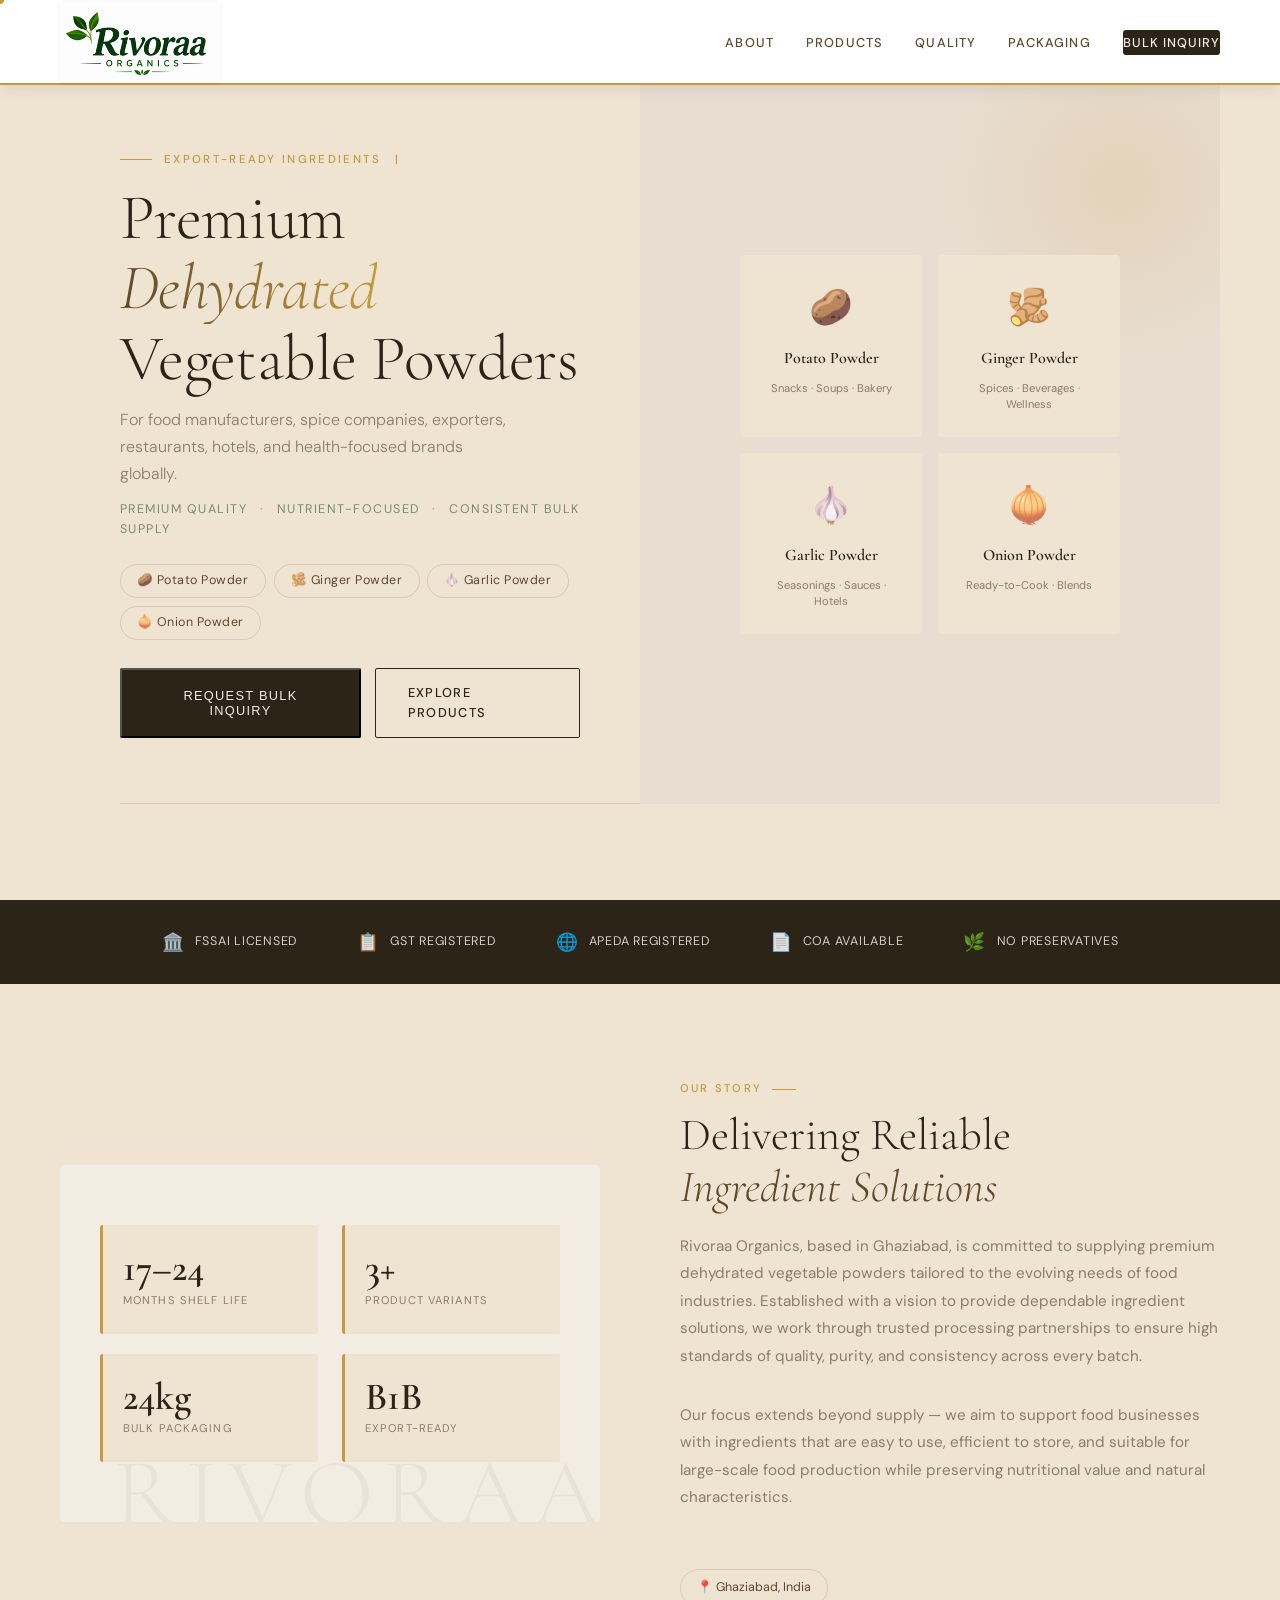
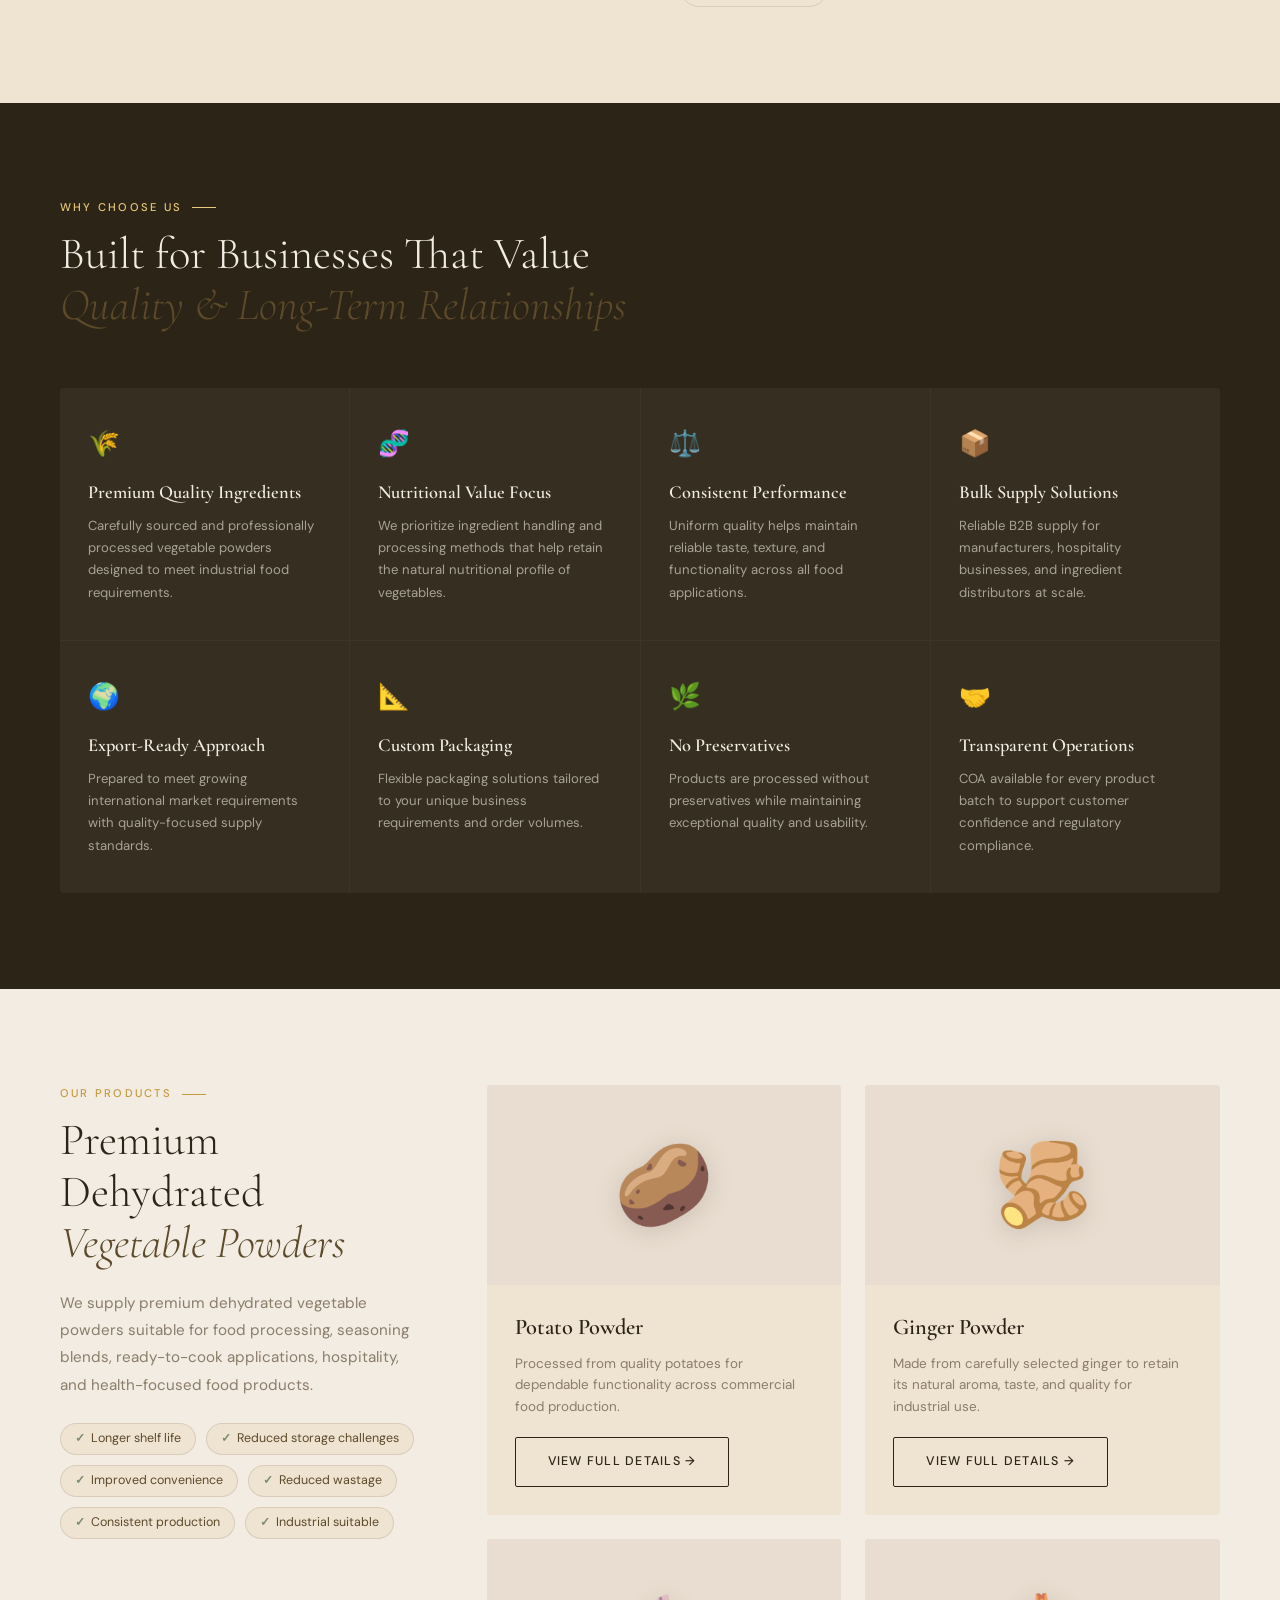
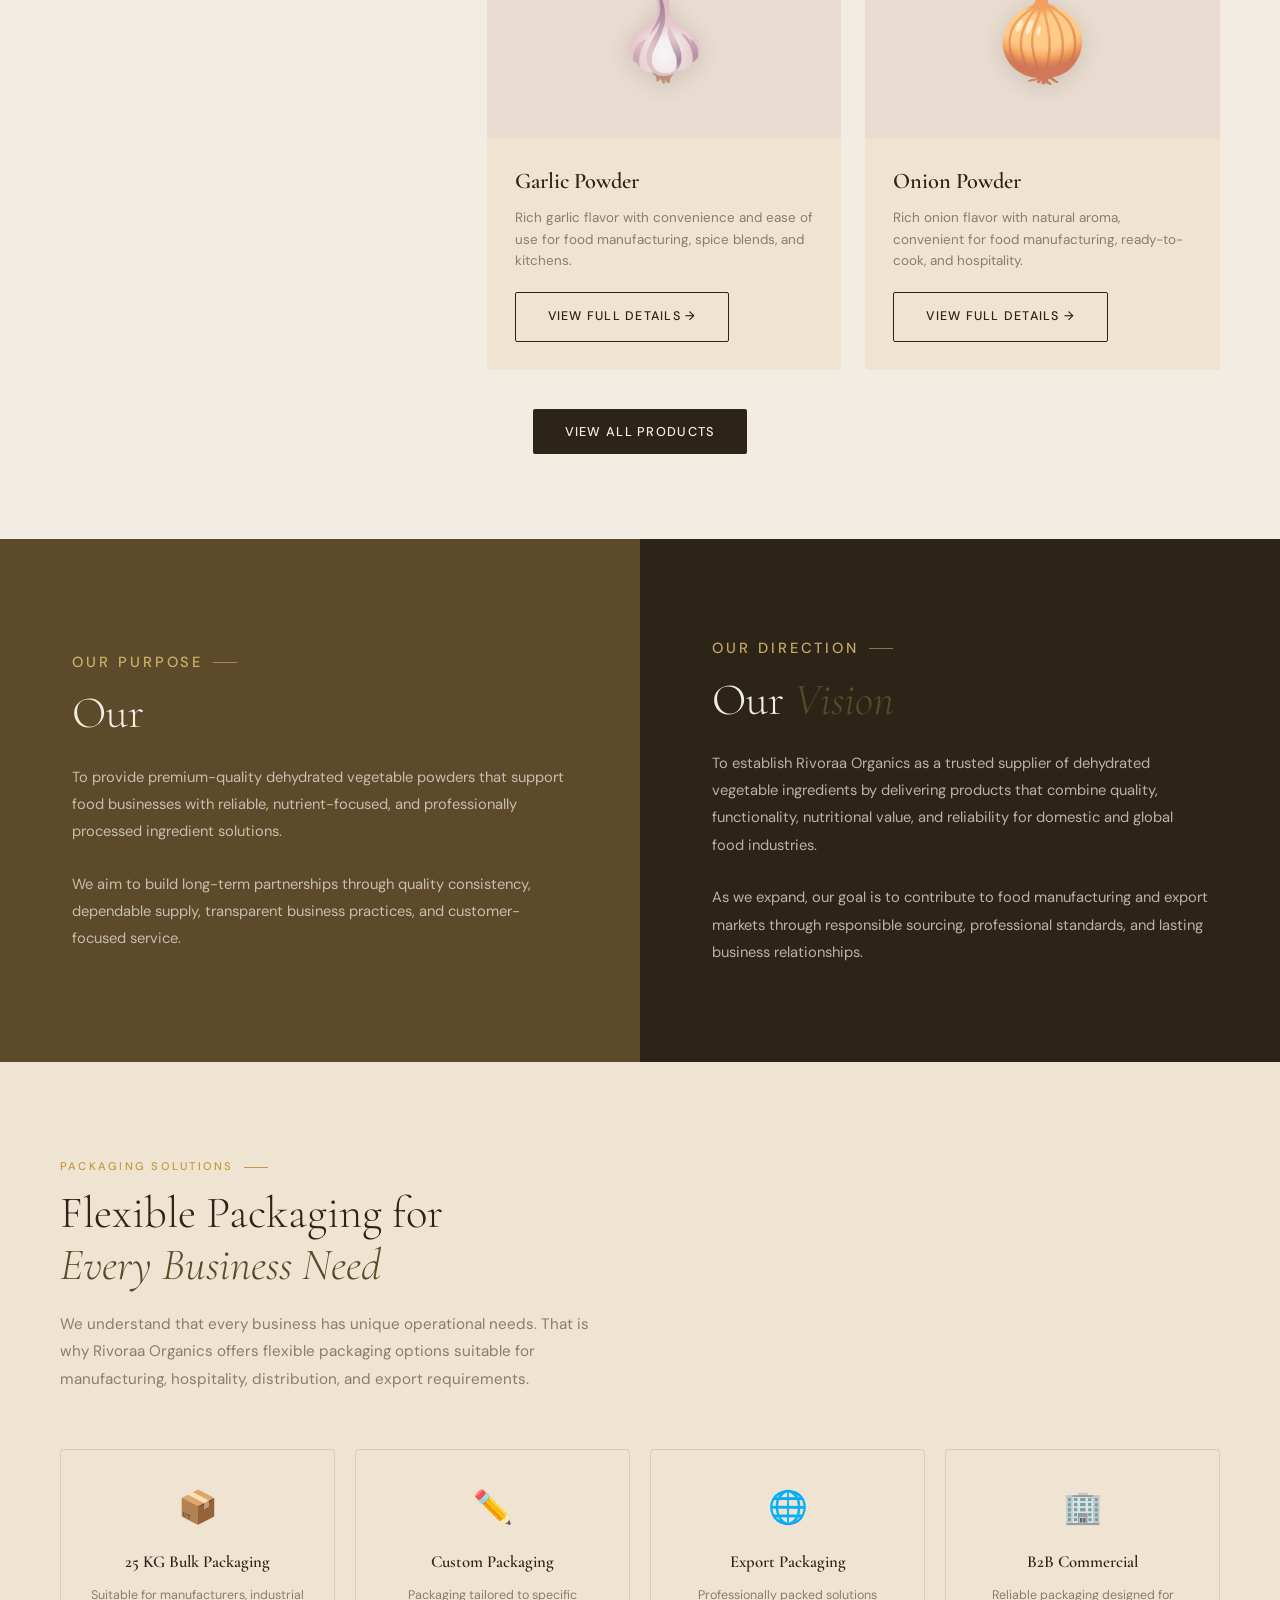
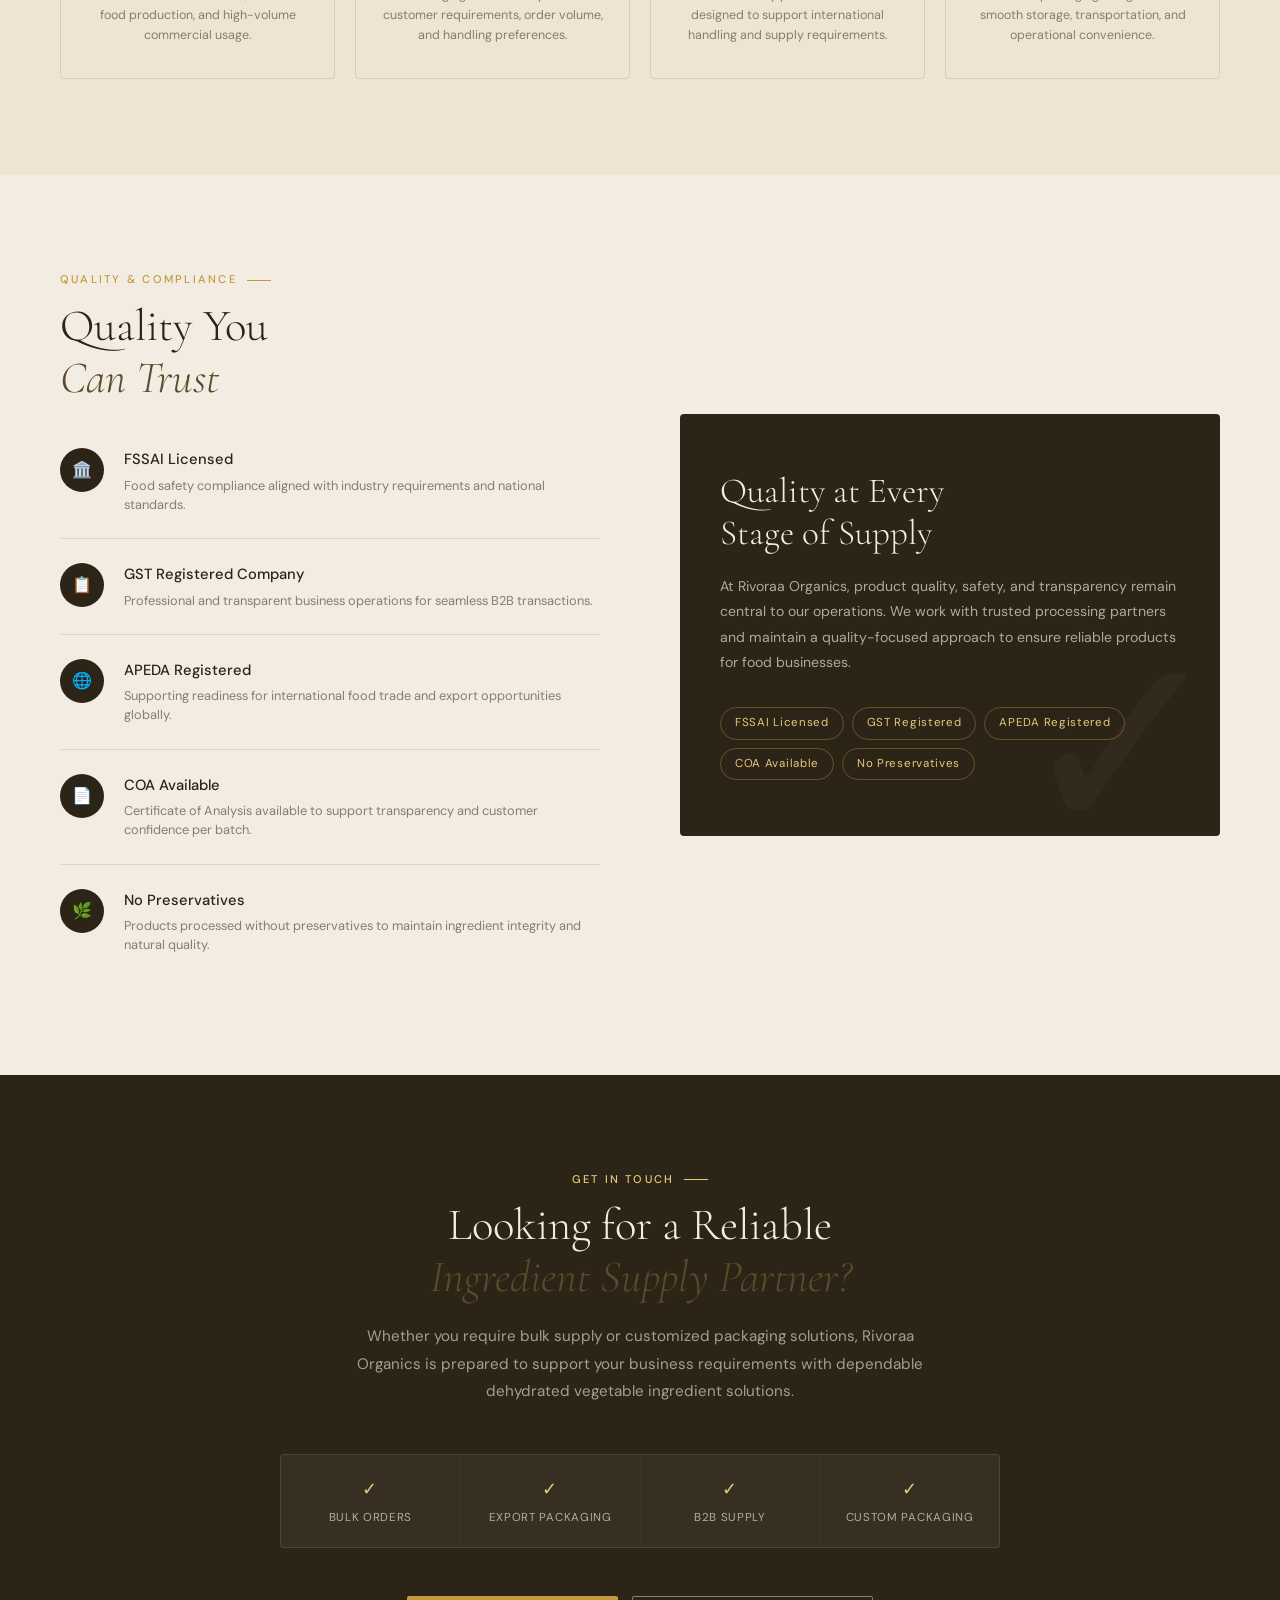
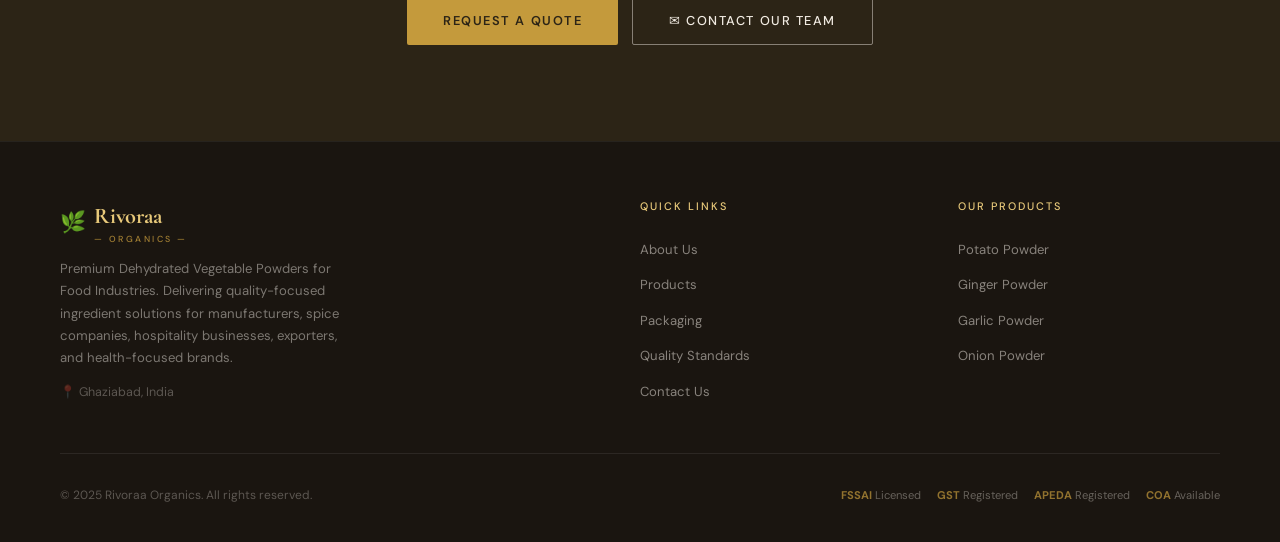
<file: index.html>
<!doctype html>
<html lang="en">
  <head>
    <meta charset="UTF-8" />
    <meta name="viewport" content="width=device-width, initial-scale=1.0" />
    <title>Rivoraa Organics — Premium Dehydrated Vegetable Powders</title>
    <meta name="description" content="Rivoraa Organics supplies premium dehydrated vegetable powders — Potato, Ginger, Garlic &amp; Onion — for food manufacturers, exporters &amp; hospitality businesses. FSSAI licensed, APEDA registered, GST compliant. Based in Ghaziabad, India." />
    <link rel="stylesheet" href="style.css" />
    <link
      href="https://fonts.googleapis.com/css2?family=Cormorant+Garamond:ital,wght@0,300;0,400;0,600;1,300;1,400&family=DM+Sans:ital,wght@0,300..700;1,300..700&family=Plus+Jakarta+Sans:wght@400;500;600&display=swap"
      rel="stylesheet"
    />
  </head>

  <body>
    <div class="grain-overlay"></div>

    <!-- NAV -->
    <nav>
      <a href="#" class="nav-logo">
        <img
          src="[data-uri]"
          alt="Rivoraa Organics"
          class="nav-logo-img"
        />
      </a>
      <ul class="nav-links">
        <li><a href="#about">About</a></li>
        <li><a href="#products">Products</a></li>
        <li><a href="#quality">Quality</a></li>
        <li><a href="#packaging">Packaging</a></li>
        <li><a href="#contact" class="nav-cta">Bulk Inquiry</a></li>
      </ul>
    </nav>

    <!-- HERO -->
    <section class="hero" id="home">
      <div class="hero-left">
        <p class="hero-eyebrow">Export-Ready Ingredients</p>
        <h1 class="hero-title">
          Premium<br /><em>Dehydrated</em><br />Vegetable Powders
        </h1>
        <p class="hero-subtitle">
          For food manufacturers, spice companies, exporters, restaurants,
          hotels, and health-focused brands globally.
        </p>
        <p class="hero-tagline">
          Premium Quality <span>·</span> Nutrient-Focused
          <span>·</span> Consistent Bulk Supply
        </p>
        <div class="hero-products-strip">
          <span class="pill">🥔 Potato Powder</span>
          <span class="pill">🫚 Ginger Powder</span>
          <span class="pill">🧄 Garlic Powder</span>
          <span class="pill">🧅 Onion Powder</span>
        </div>
        <div class="hero-buttons">
          <button class="btn-primary" id="heroInquiryBtn">Request Bulk Inquiry</button>
          <a href="#products" class="btn-outline">Explore Products</a>
        </div>
      </div>
      <div class="hero-right">
        <div class="hero-visual-grid">
          <div class="product-card-mini">
            <div class="product-icon">🥔</div>
            <h4>Potato Powder</h4>
            <p>Snacks · Soups · Bakery</p>
          </div>
          <div class="product-card-mini">
            <div class="product-icon">🫚</div>
            <h4>Ginger Powder</h4>
            <p>Spices · Beverages · Wellness</p>
          </div>
          <div class="product-card-mini">
            <div class="product-icon">🧄</div>
            <h4>Garlic Powder</h4>
            <p>Seasonings · Sauces · Hotels</p>
          </div>
          <div class="product-card-mini">
            <div class="product-icon">🧅</div>
            <h4>Onion Powder</h4>
            <p>Ready-to-Cook · Blends</p>
          </div>
        </div>
      </div>
    </section>

    <!-- TRUST BAR -->
    <div class="trust-bar">
      <div class="trust-item">
        <span class="trust-icon">🏛️</span><span>FSSAI Licensed</span>
      </div>
      <div class="trust-item">
        <span class="trust-icon">📋</span><span>GST Registered</span>
      </div>
      <div class="trust-item">
        <span class="trust-icon">🌐</span><span>APEDA Registered</span>
      </div>
      <div class="trust-item">
        <span class="trust-icon">📄</span><span>COA Available</span>
      </div>
      <div class="trust-item">
        <span class="trust-icon">🌿</span><span>No Preservatives</span>
      </div>
    </div>

    <!-- ABOUT -->
    <section class="about-section" id="about">
      <div class="about-visual">
        <div class="stat-row">
          <div class="stat-box">
            <div class="stat-number">18–24</div>
            <div class="stat-label">Months Shelf Life</div>
          </div>
          <div class="stat-box">
            <div class="stat-number">4+</div>
            <div class="stat-label">Product Variants</div>
          </div>
        </div>
        <div class="stat-row">
          <div class="stat-box">
            <div class="stat-number">25kg</div>
            <div class="stat-label">Bulk Packaging</div>
          </div>
          <div class="stat-box">
            <div class="stat-number">B2B</div>
            <div class="stat-label">Export-Ready</div>
          </div>
        </div>
      </div>
      <div class="about-text">
        <p class="section-label">Our Story</p>
        <h2 class="section-title">
          Delivering Reliable<br /><em>Ingredient Solutions</em>
        </h2>
        <p class="section-body">
          Rivoraa Organics, based in Ghaziabad, is committed to supplying
          premium dehydrated vegetable powders tailored to the evolving needs of
          food industries. Established with a vision to provide dependable
          ingredient solutions, we work through trusted processing partnerships
          to ensure high standards of quality, purity, and consistency across
          every batch.
        </p>
        <p class="section-body" style="margin-top: 16px">
          Our focus extends beyond supply — we aim to support food businesses
          with ingredients that are easy to use, efficient to store, and
          suitable for large-scale food production while preserving nutritional
          value and natural characteristics.
        </p>
        <br />
        <span class="location-badge">📍 Ghaziabad, India</span>
      </div>
    </section>

    <!-- WHY RIVORAA -->
    <section class="why-section" id="why">
      <p class="section-label">Why Choose Us</p>
      <h2 class="section-title" style="color: var(--cream)">
        Built for Businesses That Value<br /><em
          >Quality & Long-Term Relationships</em
        >
      </h2>
      <div class="why-grid">
        <div class="why-card">
          <div class="why-card-icon">🌾</div>
          <h3>Premium Quality Ingredients</h3>
          <p>
            Carefully sourced and professionally processed vegetable powders
            designed to meet industrial food requirements.
          </p>
        </div>
        <div class="why-card">
          <div class="why-card-icon">🧬</div>
          <h3>Nutritional Value Focus</h3>
          <p>
            We prioritize ingredient handling and processing methods that help
            retain the natural nutritional profile of vegetables.
          </p>
        </div>
        <div class="why-card">
          <div class="why-card-icon">⚖️</div>
          <h3>Consistent Performance</h3>
          <p>
            Uniform quality helps maintain reliable taste, texture, and
            functionality across all food applications.
          </p>
        </div>
        <div class="why-card">
          <div class="why-card-icon">📦</div>
          <h3>Bulk Supply Solutions</h3>
          <p>
            Reliable B2B supply for manufacturers, hospitality businesses, and
            ingredient distributors at scale.
          </p>
        </div>
        <div class="why-card">
          <div class="why-card-icon">🌍</div>
          <h3>Export-Ready Approach</h3>
          <p>
            Prepared to meet growing international market requirements with
            quality-focused supply standards.
          </p>
        </div>
        <div class="why-card">
          <div class="why-card-icon">📐</div>
          <h3>Custom Packaging</h3>
          <p>
            Flexible packaging solutions tailored to your unique business
            requirements and order volumes.
          </p>
        </div>
        <div class="why-card">
          <div class="why-card-icon">🌿</div>
          <h3>No Preservatives</h3>
          <p>
            Products are processed without preservatives while maintaining
            exceptional quality and usability.
          </p>
        </div>
        <div class="why-card">
          <div class="why-card-icon">🤝</div>
          <h3>Transparent Operations</h3>
          <p>
            COA available for every product batch to support customer confidence
            and regulatory compliance.
          </p>
        </div>
      </div>
    </section>


    <!-- PRODUCTS -->
    <section class="products-section" id="products">
      <div class="products-layout">
        <div class="products-intro">
          <p class="section-label">Our Products</p>
          <h2 class="section-title">
            Premium Dehydrated<br /><em>Vegetable Powders</em>
          </h2>
          <p class="section-body">
            We supply premium dehydrated vegetable powders suitable for food
            processing, seasoning blends, ready-to-cook applications,
            hospitality, and health-focused food products.
          </p>
          <div class="checks">
            <span class="check-tag">Longer shelf life</span>
            <span class="check-tag">Reduced storage challenges</span>
            <span class="check-tag">Improved convenience</span>
            <span class="check-tag">Reduced wastage</span>
            <span class="check-tag">Consistent production</span>
            <span class="check-tag">Industrial suitable</span>
          </div>
        </div>

        <div class="products-grid">
          <!-- POTATO -->
          <div class="product-card simple-card">
            <div class="simple-card-img">
              <div class="simple-card-emoji">🥔</div>
            </div>
            <div class="simple-card-body">
              <h3>Potato Powder</h3>
              <p>
                Processed from quality potatoes for dependable functionality
                across commercial food production.
              </p>
              <a
                href="product.html#potato-powder"
                class="btn-outline simple-card-btn"
                >View Full Details →</a
              >
            </div>
          </div>

          <!-- GINGER -->
          <div class="product-card simple-card">
            <div class="simple-card-img">
              <div class="simple-card-emoji">🫚</div>
            </div>
            <div class="simple-card-body">
              <h3>Ginger Powder</h3>
              <p>
                Made from carefully selected ginger to retain its natural aroma,
                taste, and quality for industrial use.
              </p>
              <a
                href="product.html#ginger-powder"
                class="btn-outline simple-card-btn"
                >View Full Details →</a
              >
            </div>
          </div>

          <!-- GARLIC -->
          <div class="product-card simple-card">
            <div class="simple-card-img">
              <div class="simple-card-emoji">🧄</div>
            </div>
            <div class="simple-card-body">
              <h3>Garlic Powder</h3>
              <p>
                Rich garlic flavor with convenience and ease of use for food
                manufacturing, spice blends, and kitchens.
              </p>
              <a
                href="product.html#garlic-powder"
                class="btn-outline simple-card-btn"
                >View Full Details →</a
              >
            </div>
          </div>

          <!-- ONION -->
          <div class="product-card simple-card">
            <div class="simple-card-img">
              <div class="simple-card-emoji">🧅</div>
            </div>
            <div class="simple-card-body">
              <h3>Onion Powder</h3>
              <p>
                Rich onion flavor with natural aroma, convenient for food
                manufacturing, ready-to-cook, and hospitality.
              </p>
              <a
                href="product.html#onion-powder"
                class="btn-outline simple-card-btn"
                >View Full Details →</a
              >
            </div>
          </div>
        </div>
      </div>

      <div style="text-align: center; margin-top: 48px">
        <a href="product.html" class="btn-primary" id="view-all-products"
          >View All Products</a
        >
      </div>
    </section>
    <!-- MISSION & VISION -->
    <section class="mv-section" id="mission">
      <div class="mv-block mission">
        <p class="section-label">Our Purpose</p>
        <h2 class="section-title">Our <em>Mission</em></h2>
        <p>
          To provide premium-quality dehydrated vegetable powders that support
          food businesses with reliable, nutrient-focused, and professionally
          processed ingredient solutions.
        </p>
        <br />
        <p>
          We aim to build long-term partnerships through quality consistency,
          dependable supply, transparent business practices, and
          customer-focused service.
        </p>
      </div>
      <div class="mv-block vision">
        <p class="section-label">Our Direction</p>
        <h2 class="section-title">Our <em>Vision</em></h2>
        <p>
          To establish Rivoraa Organics as a trusted supplier of dehydrated
          vegetable ingredients by delivering products that combine quality,
          functionality, nutritional value, and reliability for domestic and
          global food industries.
        </p>
        <br />
        <p>
          As we expand, our goal is to contribute to food manufacturing and
          export markets through responsible sourcing, professional standards,
          and lasting business relationships.
        </p>
      </div>
    </section>

    <!-- PACKAGING -->
    <section class="packaging-section" id="packaging">
      <div class="packaging-intro">
        <p class="section-label">Packaging Solutions</p>
        <h2 class="section-title">
          Flexible Packaging for<br /><em>Every Business Need</em>
        </h2>
        <p class="section-body">
          We understand that every business has unique operational needs. That
          is why Rivoraa Organics offers flexible packaging options suitable for
          manufacturing, hospitality, distribution, and export requirements.
        </p>
      </div>
      <div class="packaging-grid">
        <div class="pack-card">
          <div class="pack-icon">📦</div>
          <h3>25 KG Bulk Packaging</h3>
          <p>
            Suitable for manufacturers, industrial food production, and
            high-volume commercial usage.
          </p>
        </div>
        <div class="pack-card">
          <div class="pack-icon">✏️</div>
          <h3>Custom Packaging</h3>
          <p>
            Packaging tailored to specific customer requirements, order volume,
            and handling preferences.
          </p>
        </div>
        <div class="pack-card">
          <div class="pack-icon">🌐</div>
          <h3>Export Packaging</h3>
          <p>
            Professionally packed solutions designed to support international
            handling and supply requirements.
          </p>
        </div>
        <div class="pack-card">
          <div class="pack-icon">🏢</div>
          <h3>B2B Commercial</h3>
          <p>
            Reliable packaging designed for smooth storage, transportation, and
            operational convenience.
          </p>
        </div>
      </div>
    </section>

    <!-- QUALITY -->
    <section class="quality-section" id="quality">
      <div>
        <p class="section-label">Quality & Compliance</p>
        <h2 class="section-title">Quality You<br /><em>Can Trust</em></h2>
        <ul class="quality-list">
          <li class="quality-item">
            <div class="quality-icon">🏛️</div>
            <div>
              <h4>FSSAI Licensed</h4>
              <p>
                Food safety compliance aligned with industry requirements and
                national standards.
              </p>
            </div>
          </li>
          <li class="quality-item">
            <div class="quality-icon">📋</div>
            <div>
              <h4>GST Registered Company</h4>
              <p>
                Professional and transparent business operations for seamless
                B2B transactions.
              </p>
            </div>
          </li>
          <li class="quality-item">
            <div class="quality-icon">🌐</div>
            <div>
              <h4>APEDA Registered</h4>
              <p>
                Supporting readiness for international food trade and export
                opportunities globally.
              </p>
            </div>
          </li>
          <li class="quality-item">
            <div class="quality-icon">📄</div>
            <div>
              <h4>COA Available</h4>
              <p>
                Certificate of Analysis available to support transparency and
                customer confidence per batch.
              </p>
            </div>
          </li>
          <li class="quality-item">
            <div class="quality-icon">🌿</div>
            <div>
              <h4>No Preservatives</h4>
              <p>
                Products processed without preservatives to maintain ingredient
                integrity and natural quality.
              </p>
            </div>
          </li>
        </ul>
      </div>
      <div class="quality-visual">
        <h2>Quality at Every<br />Stage of Supply</h2>
        <p>
          At Rivoraa Organics, product quality, safety, and transparency remain
          central to our operations. We work with trusted processing partners
          and maintain a quality-focused approach to ensure reliable products
          for food businesses.
        </p>
        <div class="compliance-pills">
          <span class="c-pill">FSSAI Licensed</span>
          <span class="c-pill">GST Registered</span>
          <span class="c-pill">APEDA Registered</span>
          <span class="c-pill">COA Available</span>
          <span class="c-pill">No Preservatives</span>
        </div>
      </div>
    </section>

    <!-- CTA / CONTACT -->
    <section class="cta-section" id="contact">
      <p class="section-label">Get In Touch</p>
      <h2 class="section-title">
        Looking for a Reliable<br /><em>Ingredient Supply Partner?</em>
      </h2>
      <p class="section-body">
        Whether you require bulk supply or customized packaging solutions,
        Rivoraa Organics is prepared to support your business requirements with
        dependable dehydrated vegetable ingredient solutions.
      </p>
      <div class="cta-grid">
        <div class="cta-service">
          <span class="cta-check">✓</span><span>Bulk Orders</span>
        </div>
        <div class="cta-service">
          <span class="cta-check">✓</span><span>Export Packaging</span>
        </div>
        <div class="cta-service">
          <span class="cta-check">✓</span><span>B2B Supply</span>
        </div>
        <div class="cta-service">
          <span class="cta-check">✓</span><span>Custom Packaging</span>
        </div>
      </div>

  <!-- Buttons -->
  <div class="cta-buttons">
      <button class="quote-btn" id="quoteBtn">REQUEST A QUOTE</button>
      <button id="contactBtn" class="contact-btn">✉ CONTACT OUR TEAM</button>
  </div>

    </section>

<!-- Contact Modal (at body level) -->
<div id="contactModal" class="modal" role="dialog" aria-modal="true" aria-labelledby="contactModalTitle">
    <div class="modal-content">

        <!-- Modal Header -->
        <div class="modal-header">
            <div class="modal-header-icon">🌿</div>
            <div>
                <h2 id="contactModalTitle">Contact Our Team</h2>
                <p class="modal-subtitle">We'll get back to you within 24 hours</p>
            </div>
            <button class="close" aria-label="Close">×</button>
        </div>

        <!-- Form -->
        <form id="contactForm" novalidate>

            <div class="form-group">
                <label for="contactName">Full Name</label>
                <input id="contactName" type="text" placeholder="e.g. Riya Sharma" required autocomplete="name">
            </div>

            <div class="form-group">
                <label for="contactEmail">Email Address</label>
                <input id="contactEmail" type="email" placeholder="you@company.com" required autocomplete="email">
            </div>

            <div class="form-group">
                <label for="contactPhone">Phone / WhatsApp <span class="optional">(optional)</span></label>
                <input id="contactPhone" type="tel" placeholder="+91 98765 43210" autocomplete="tel">
            </div>

            <div class="form-group">
                <label for="contactMessage">Message</label>
                <textarea id="contactMessage" placeholder="Tell us about your requirements…" rows="4" required></textarea>
            </div>

            <button type="submit" class="send-btn">
                <span class="send-btn-text">Send Message →</span>
                <span class="send-btn-loading" style="display:none">Sending…</span>
            </button>

        </form>

        <!-- Success State -->
        <div id="contactSuccess" class="modal-success" style="display:none">
            <div class="success-icon">✓</div>
            <h3>Message Sent!</h3>
            <p>Thank you for reaching out. Our team will contact you within 24 hours.</p>
            <button class="send-btn" id="closeSuccessBtn" style="margin-top:8px;" type="button">Close</button>
        </div>

    </div>
</div>


    <!-- FOOTER -->
    <footer>
      <div class="footer-top">
        <div class="footer-brand">
          <div
            style="
              display: flex;
              align-items: center;
              gap: 8px;
              margin-bottom: 12px;
            "
          >
            <span style="font-size: 1.3rem">🌿</span>
            <div>
              <div
                style="
                  font-family: &quot;Cormorant Garamond&quot;, serif;
                  font-size: 1.4rem;
                  font-weight: 700;
                  color: var(--gold-light);
                  letter-spacing: -0.01em;
                "
              >
                Rivoraa
              </div>
              <div
                style="
                  font-size: 0.55rem;
                  letter-spacing: 0.28em;
                  text-transform: uppercase;
                  color: rgba(196, 154, 60, 0.8);
                  font-weight: 500;
                  margin-top: -2px;
                "
              >
                — Organics —
              </div>
            </div>
          </div>
          <p>
            Premium Dehydrated Vegetable Powders for Food Industries. Delivering
            quality-focused ingredient solutions for manufacturers, spice
            companies, hospitality businesses, exporters, and health-focused
            brands.
          </p>
          <p
            style="
              margin-top: 12px;
              font-size: 0.78rem;
              color: rgba(245, 240, 232, 0.3);
            "
          >
            📍 Ghaziabad, India
          </p>
        </div>
        <div class="footer-col">
          <h4>Quick Links</h4>
          <ul>
            <li><a href="#about">About Us</a></li>
            <li><a href="#products">Products</a></li>
            <li><a href="#packaging">Packaging</a></li>
            <li><a href="#quality">Quality Standards</a></li>
            <li><a href="#contact">Contact Us</a></li>
          </ul>
        </div>
        <div class="footer-col">
          <h4>Our Products</h4>
          <ul>
            <li><a href="product.html#potato-powder">Potato Powder</a></li>
            <li><a href="product.html#ginger-powder">Ginger Powder</a></li>
            <li><a href="product.html#garlic-powder">Garlic Powder</a></li>
            <li><a href="product.html#onion-powder">Onion Powder</a></li>
          </ul>
        </div>
      </div>
      <div class="footer-bottom">
        <p>© 2025 Rivoraa Organics. All rights reserved.</p>
        <div class="compliance-row">
          <span class="comp-badge"><strong>FSSAI</strong> Licensed</span>
          <span class="comp-badge"><strong>GST</strong> Registered</span>
          <span class="comp-badge"><strong>APEDA</strong> Registered</span>
          <span class="comp-badge"><strong>COA</strong> Available</span>
        </div>
      </div>
    </footer>
    <script src="script.js"></script>
  </body>
</html>
</file>
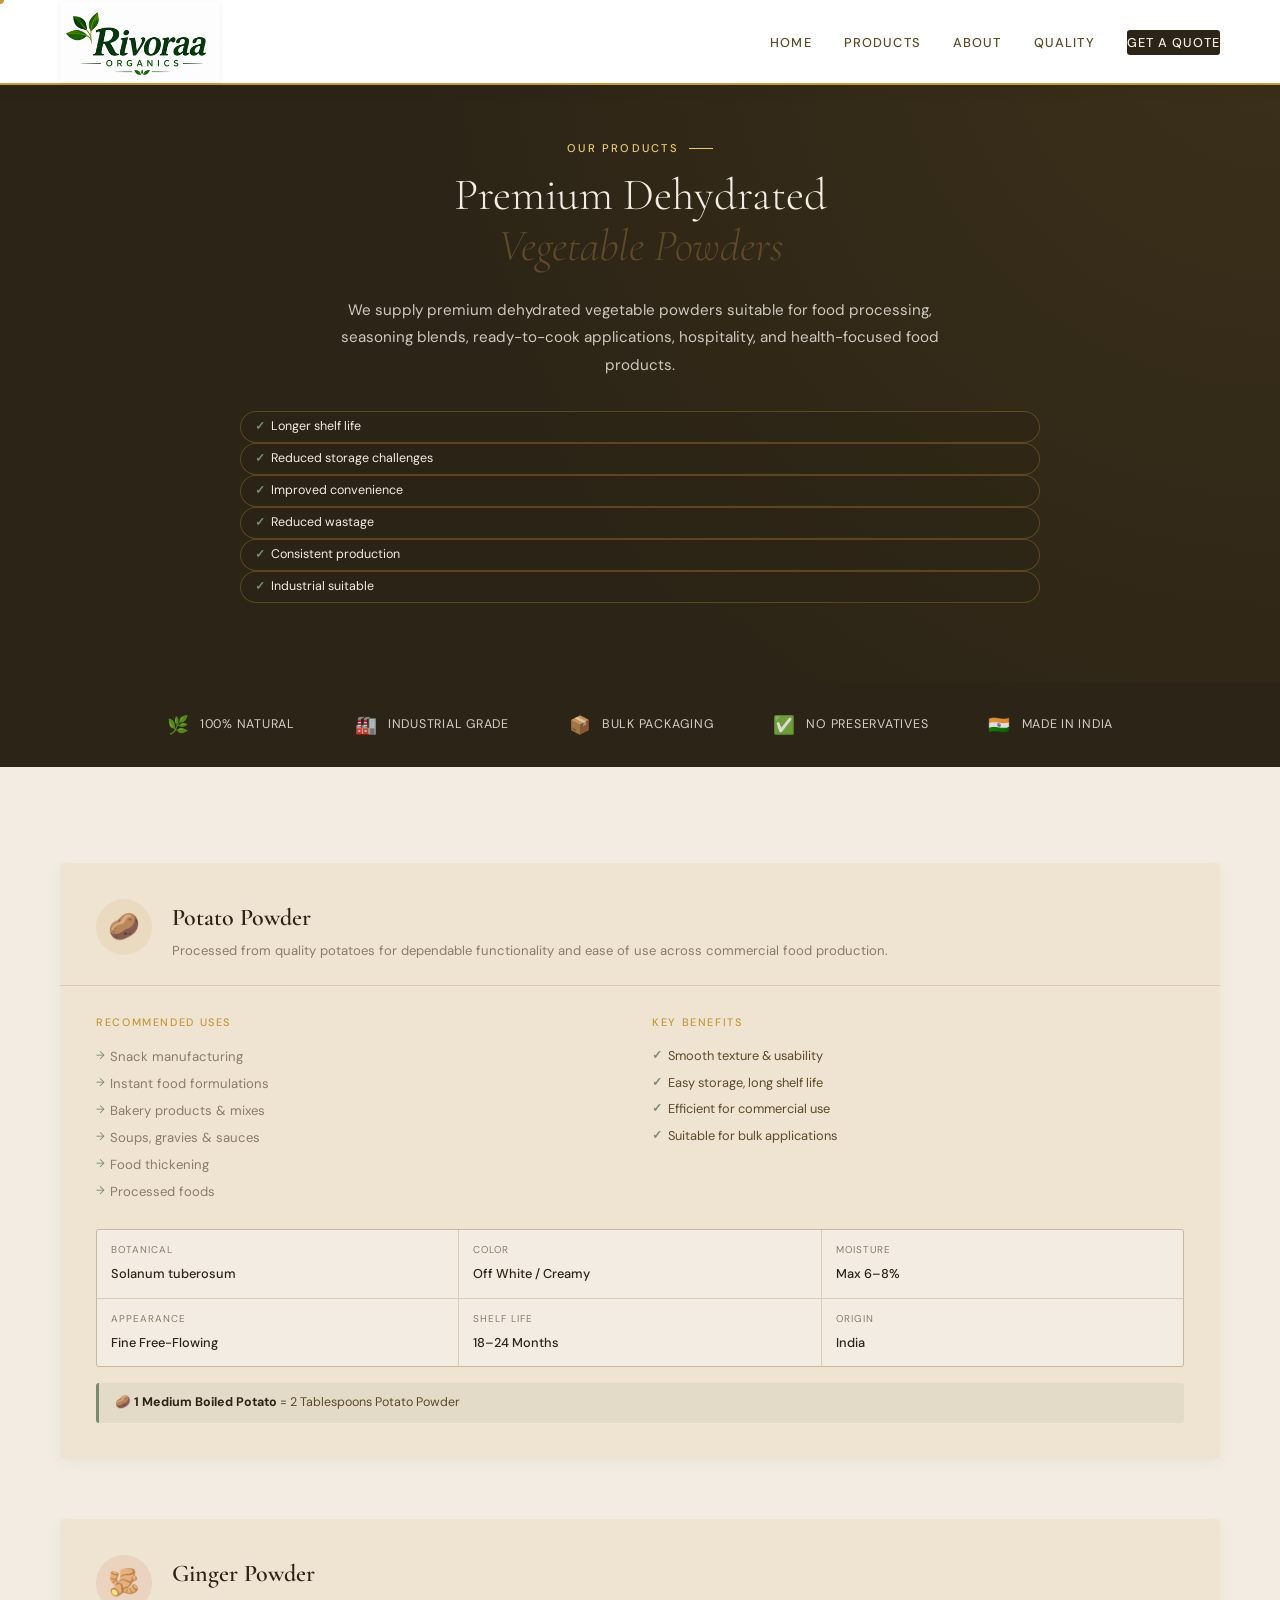
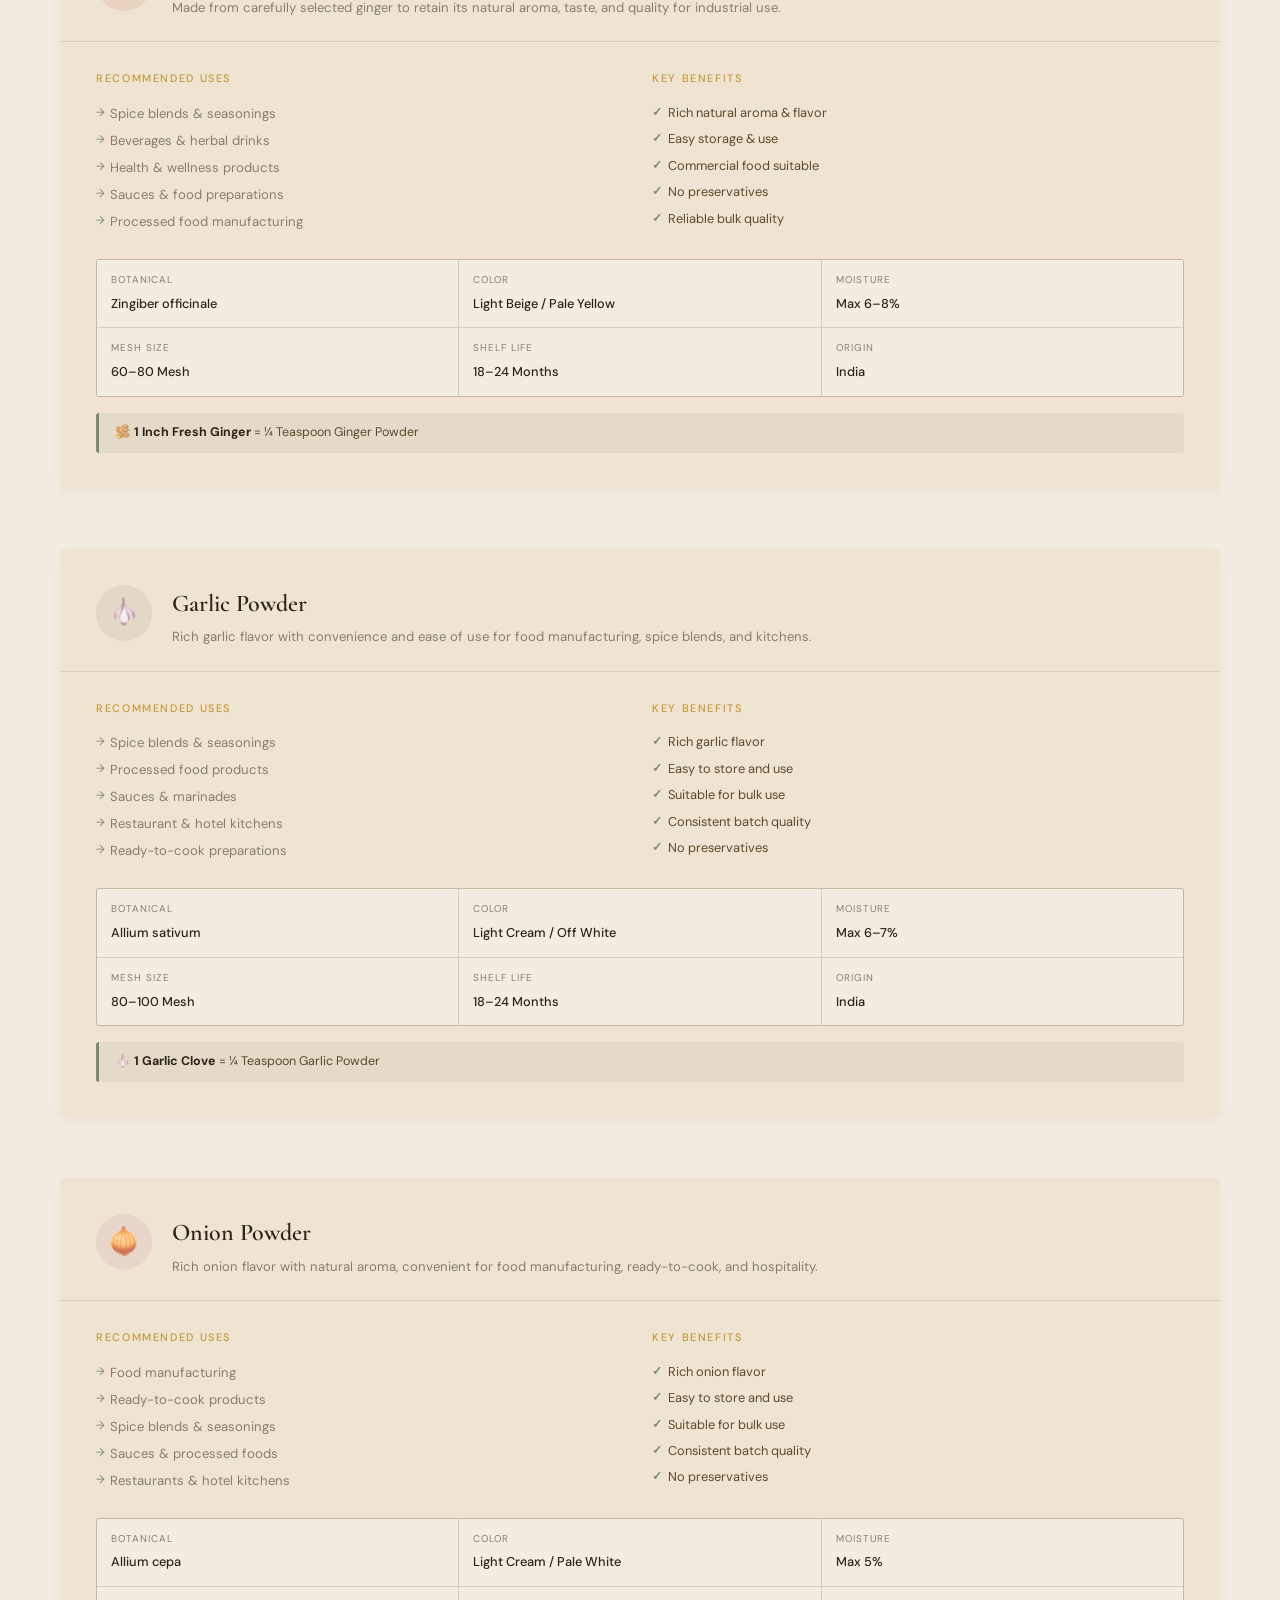
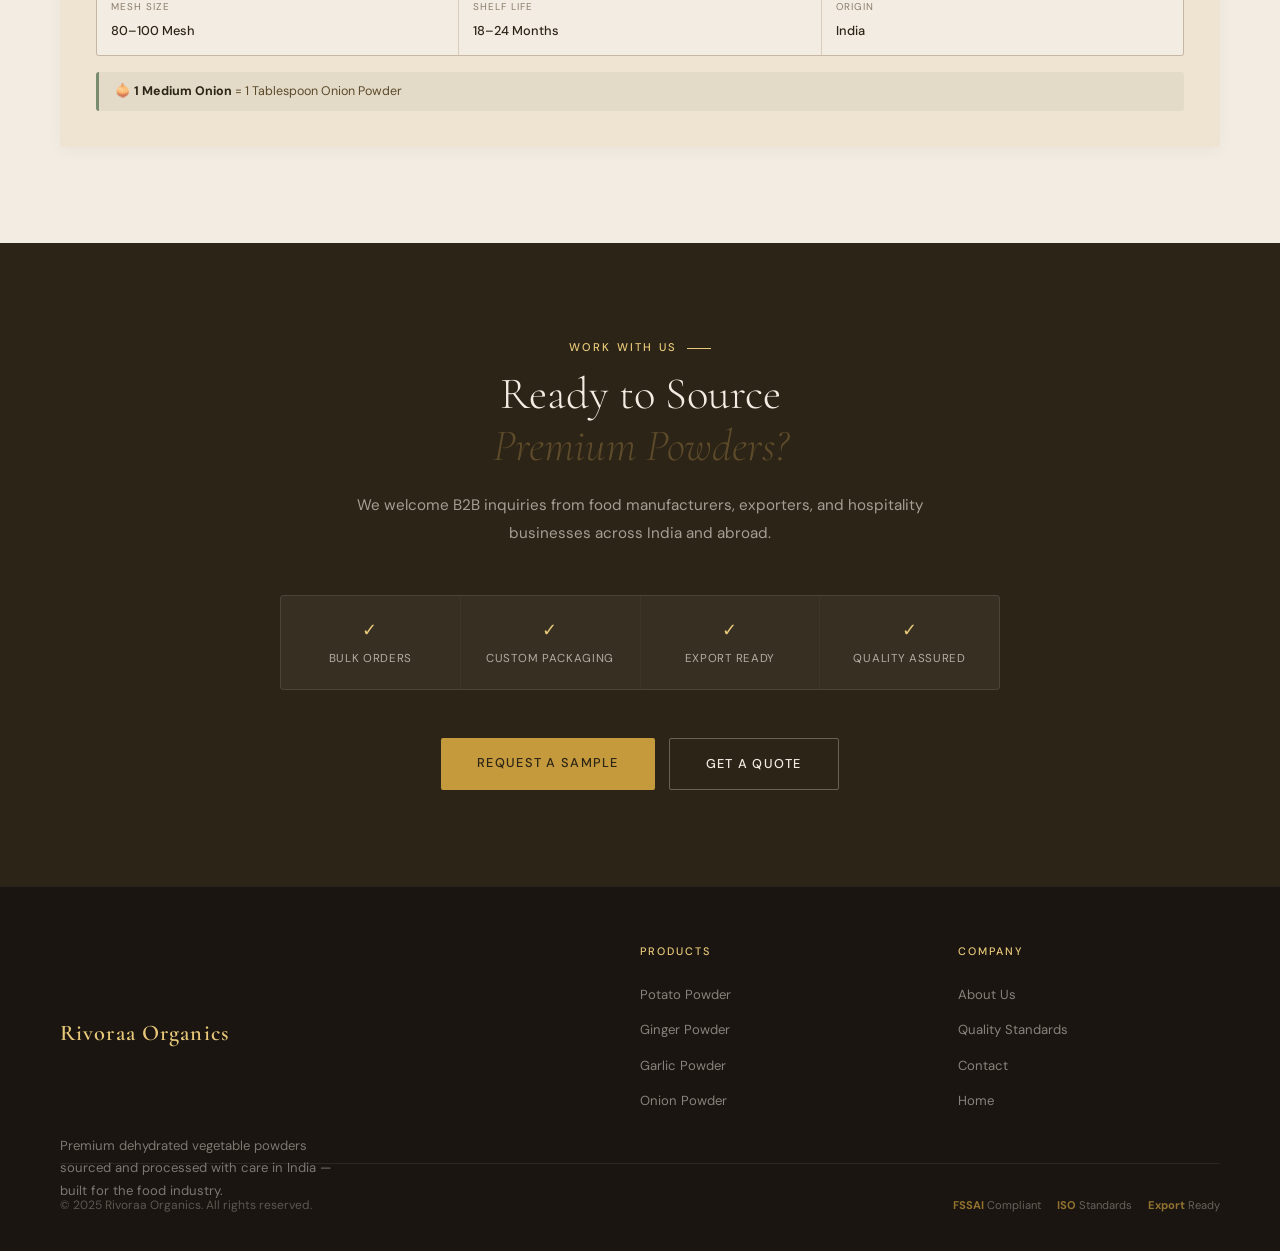
<file: product.html>
<!DOCTYPE html>
<html lang="en">
<head>
  <meta charset="UTF-8">
  <meta name="viewport" content="width=device-width, initial-scale=1.0">
  <title>Our Products — Rivoraa Organics | Premium Dehydrated Vegetable Powders</title>
  <meta name="description" content="Explore Rivoraa Organics' range of premium dehydrated vegetable powders — Potato, Ginger, Garlic, and Onion — crafted for food processing, hospitality, and health-focused applications.">
  <link rel="stylesheet" href="style.css">
  <link rel="stylesheet" href="product.css">
  <link href="https://fonts.googleapis.com/css2?family=Cormorant+Garamond:ital,wght@0,300;0,400;0,600;1,300;1,400&family=DM+Sans:wght@300;400;500&display=swap" rel="stylesheet">
</head>
<body>

<!-- NAV -->
<nav>
  <a href="index.html" class="nav-logo">
    <img src="[data-uri]" alt="Rivoraa Organics" class="nav-logo-img" />
  </a>
  
  <ul class="nav-links">
    <li><a href="index.html">Home</a></li>
    <li><a href="product.html">Products</a></li>
    <li><a href="index.html#about">About</a></li>
    <li><a href="index.html#quality">Quality</a></li>
    <li><a href="index.html#contact" class="nav-cta">Get a Quote</a></li>
  </ul>
</nav>

<!-- PAGE HERO -->
<section class="products-hero-section">
  <div class="products-hero-inner">
    <p class="section-label">Our Products</p>
    <h1 class="section-title">Premium Dehydrated<br><em>Vegetable Powders</em></h1>
    <p class="section-body">We supply premium dehydrated vegetable powders suitable for food processing, seasoning blends, ready-to-cook applications, hospitality, and health-focused food products.</p>
    <div class="checks">
      <span class="check-tag">Longer shelf life</span>
      <span class="check-tag">Reduced storage challenges</span>
      <span class="check-tag">Improved convenience</span>
      <span class="check-tag">Reduced wastage</span>
      <span class="check-tag">Consistent production</span>
      <span class="check-tag">Industrial suitable</span>
    </div>
  </div>
</section>

<!-- TRUST BAR -->
<div class="trust-bar">
  <div class="trust-item"><span class="trust-icon">🌿</span><span>100% Natural</span></div>
  <div class="trust-item"><span class="trust-icon">🏭</span><span>Industrial Grade</span></div>
  <div class="trust-item"><span class="trust-icon">📦</span><span>Bulk Packaging</span></div>
  <div class="trust-item"><span class="trust-icon">✅</span><span>No Preservatives</span></div>
  <div class="trust-item"><span class="trust-icon">🇮🇳</span><span>Made in India</span></div>
</div>

<!-- PRODUCTS GRID -->
<section class="products-section" id="products">
  <div class="products-grid">

    <!-- POTATO -->
    <div class="product-card" id="potato-powder">
      <div class="product-card-header">
        <div class="product-badge badge-potato">🥔</div>
        <div class="product-card-header-text">
          <h3>Potato Powder</h3>
          <p>Processed from quality potatoes for dependable functionality and ease of use across commercial food production.</p>
        </div>
      </div>
      <div class="product-card-body">
        <div class="product-body-cols">
          <div class="uses-list">
            <h4>Recommended Uses</h4>
            <ul>
              <li>Snack manufacturing</li>
              <li>Instant food formulations</li>
              <li>Bakery products &amp; mixes</li>
              <li>Soups, gravies &amp; sauces</li>
              <li>Food thickening</li>
              <li>Processed foods</li>
            </ul>
          </div>
          <div class="features-list">
            <h4>Key Benefits</h4>
            <ul>
              <li>Smooth texture &amp; usability</li>
              <li>Easy storage, long shelf life</li>
              <li>Efficient for commercial use</li>
              <li>Suitable for bulk applications</li>
            </ul>
          </div>
        </div>
        <div class="specs-strip">
          <div class="spec-cell"><label>Botanical</label><span>Solanum tuberosum</span></div>
          <div class="spec-cell"><label>Color</label><span>Off White / Creamy</span></div>
          <div class="spec-cell"><label>Moisture</label><span>Max 6–8%</span></div>
          <div class="spec-cell"><label>Appearance</label><span>Fine Free-Flowing</span></div>
          <div class="spec-cell"><label>Shelf Life</label><span>18–24 Months</span></div>
          <div class="spec-cell"><label>Origin</label><span>India</span></div>
        </div>
        <div class="equiv-tag">🥔 <strong>1 Medium Boiled Potato</strong> = 2 Tablespoons Potato Powder</div>
      </div>
    </div>

    <!-- GINGER -->
    <div class="product-card" id="ginger-powder">
      <div class="product-card-header">
        <div class="product-badge badge-ginger">🫚</div>
        <div class="product-card-header-text">
          <h3>Ginger Powder</h3>
          <p>Made from carefully selected ginger to retain its natural aroma, taste, and quality for industrial use.</p>
        </div>
      </div>
      <div class="product-card-body">
        <div class="product-body-cols">
          <div class="uses-list">
            <h4>Recommended Uses</h4>
            <ul>
              <li>Spice blends &amp; seasonings</li>
              <li>Beverages &amp; herbal drinks</li>
              <li>Health &amp; wellness products</li>
              <li>Sauces &amp; food preparations</li>
              <li>Processed food manufacturing</li>
            </ul>
          </div>
          <div class="features-list">
            <h4>Key Benefits</h4>
            <ul>
              <li>Rich natural aroma &amp; flavor</li>
              <li>Easy storage &amp; use</li>
              <li>Commercial food suitable</li>
              <li>No preservatives</li>
              <li>Reliable bulk quality</li>
            </ul>
          </div>
        </div>
        <div class="specs-strip">
          <div class="spec-cell"><label>Botanical</label><span>Zingiber officinale</span></div>
          <div class="spec-cell"><label>Color</label><span>Light Beige / Pale Yellow</span></div>
          <div class="spec-cell"><label>Moisture</label><span>Max 6–8%</span></div>
          <div class="spec-cell"><label>Mesh Size</label><span>60–80 Mesh</span></div>
          <div class="spec-cell"><label>Shelf Life</label><span>18–24 Months</span></div>
          <div class="spec-cell"><label>Origin</label><span>India</span></div>
        </div>
        <div class="equiv-tag">🫚 <strong>1 Inch Fresh Ginger</strong> = ¼ Teaspoon Ginger Powder</div>
      </div>
    </div>

    <!-- GARLIC -->
    <div class="product-card" id="garlic-powder">
      <div class="product-card-header">
        <div class="product-badge badge-garlic">🧄</div>
        <div class="product-card-header-text">
          <h3>Garlic Powder</h3>
          <p>Rich garlic flavor with convenience and ease of use for food manufacturing, spice blends, and kitchens.</p>
        </div>
      </div>
      <div class="product-card-body">
        <div class="product-body-cols">
          <div class="uses-list">
            <h4>Recommended Uses</h4>
            <ul>
              <li>Spice blends &amp; seasonings</li>
              <li>Processed food products</li>
              <li>Sauces &amp; marinades</li>
              <li>Restaurant &amp; hotel kitchens</li>
              <li>Ready-to-cook preparations</li>
            </ul>
          </div>
          <div class="features-list">
            <h4>Key Benefits</h4>
            <ul>
              <li>Rich garlic flavor</li>
              <li>Easy to store and use</li>
              <li>Suitable for bulk use</li>
              <li>Consistent batch quality</li>
              <li>No preservatives</li>
            </ul>
          </div>
        </div>
        <div class="specs-strip">
          <div class="spec-cell"><label>Botanical</label><span>Allium sativum</span></div>
          <div class="spec-cell"><label>Color</label><span>Light Cream / Off White</span></div>
          <div class="spec-cell"><label>Moisture</label><span>Max 6–7%</span></div>
          <div class="spec-cell"><label>Mesh Size</label><span>80–100 Mesh</span></div>
          <div class="spec-cell"><label>Shelf Life</label><span>18–24 Months</span></div>
          <div class="spec-cell"><label>Origin</label><span>India</span></div>
        </div>
        <div class="equiv-tag">🧄 <strong>1 Garlic Clove</strong> = ¼ Teaspoon Garlic Powder</div>
      </div>
    </div>

    <!-- ONION -->
    <div class="product-card" id="onion-powder">
      <div class="product-card-header">
        <div class="product-badge badge-onion">🧅</div>
        <div class="product-card-header-text">
          <h3>Onion Powder</h3>
          <p>Rich onion flavor with natural aroma, convenient for food manufacturing, ready-to-cook, and hospitality.</p>
        </div>
      </div>
      <div class="product-card-body">
        <div class="product-body-cols">
          <div class="uses-list">
            <h4>Recommended Uses</h4>
            <ul>
              <li>Food manufacturing</li>
              <li>Ready-to-cook products</li>
              <li>Spice blends &amp; seasonings</li>
              <li>Sauces &amp; processed foods</li>
              <li>Restaurants &amp; hotel kitchens</li>
            </ul>
          </div>
          <div class="features-list">
            <h4>Key Benefits</h4>
            <ul>
              <li>Rich onion flavor</li>
              <li>Easy to store and use</li>
              <li>Suitable for bulk use</li>
              <li>Consistent batch quality</li>
              <li>No preservatives</li>
            </ul>
          </div>
        </div>
        <div class="specs-strip">
          <div class="spec-cell"><label>Botanical</label><span>Allium cepa</span></div>
          <div class="spec-cell"><label>Color</label><span>Light Cream / Pale White</span></div>
          <div class="spec-cell"><label>Moisture</label><span>Max 5%</span></div>
          <div class="spec-cell"><label>Mesh Size</label><span>80–100 Mesh</span></div>
          <div class="spec-cell"><label>Shelf Life</label><span>18–24 Months</span></div>
          <div class="spec-cell"><label>Origin</label><span>India</span></div>
        </div>
        <div class="equiv-tag">🧅 <strong>1 Medium Onion</strong> = 1 Tablespoon Onion Powder</div>
      </div>
    </div>

  </div>
</section>

<!-- CTA -->
<section class="cta-section" id="contact">
  <p class="section-label">Work With Us</p>
  <h2 class="section-title">Ready to Source<br><em>Premium Powders?</em></h2>
  <p class="section-body">We welcome B2B inquiries from food manufacturers, exporters, and hospitality businesses across India and abroad.</p>
  <div class="cta-grid">
    <div class="cta-service"><span class="cta-check">✓</span><span>Bulk Orders</span></div>
    <div class="cta-service"><span class="cta-check">✓</span><span>Custom Packaging</span></div>
    <div class="cta-service"><span class="cta-check">✓</span><span>Export Ready</span></div>
    <div class="cta-service"><span class="cta-check">✓</span><span>Quality Assured</span></div>
  </div>
  <div class="cta-buttons">
    <a href="mailto:info@rivoraa.com" class="btn-gold" id="email-cta">Request a Sample</a>
    <a href="index.html#contact" class="btn-ghost" id="quote-cta">Get a Quote</a>
  </div>
</section>

<!-- FOOTER -->
<footer>
  <div class="footer-top">
    <div class="footer-brand">
      <a href="index.html" class="nav-logo" style="font-family:'Cormorant Garamond',serif;font-size:1.4rem;color:#E8C97A;text-decoration:none;font-weight:600;letter-spacing:0.05em;">Rivoraa Organics</a>
      <p>Premium dehydrated vegetable powders sourced and processed with care in India — built for the food industry.</p>
    </div>
    <div class="footer-col">
      <h4>Products</h4>
      <ul>
        <li><a href="#potato-powder">Potato Powder</a></li>
        <li><a href="#ginger-powder">Ginger Powder</a></li>
        <li><a href="#garlic-powder">Garlic Powder</a></li>
        <li><a href="#onion-powder">Onion Powder</a></li>
      </ul>
    </div>
    <div class="footer-col">
      <h4>Company</h4>
      <ul>
        <li><a href="index.html#about">About Us</a></li>
        <li><a href="index.html#quality">Quality Standards</a></li>
        <li><a href="index.html#contact">Contact</a></li>
        <li><a href="index.html">Home</a></li>
      </ul>
    </div>
  </div>
  <div class="footer-bottom">
    <p>&copy; 2025 Rivoraa Organics. All rights reserved.</p>
    <div class="compliance-row">
      <span class="comp-badge"><strong>FSSAI</strong> Compliant</span>
      <span class="comp-badge"><strong>ISO</strong> Standards</span>
      <span class="comp-badge"><strong>Export</strong> Ready</span>
    </div>
  </div>
</footer>

<script src="script.js"></script>
<script src="product.js"></script>
</body>
</html>
</file>
<file: style.css>
*,
*::before,
*::after {
  box-sizing: border-box;
  margin: 0;
  padding: 0;
}

:root {
  --cream: #f2ece3;
  --warm-white: #efe3d2;
  --earth: #2C2416;
  --bark: #5C4A2A;
  --sage: #7A8C6E;
  --gold: #C49A3C;
  --gold-light: #E8C97A;
  --terracotta: #C4623A;
  --powder: #E8DDD0;
  --muted: #8A7D6A;
  --border: rgba(92, 74, 42, 0.15);

  --spring-soft: cubic-bezier(0.22, 1, 0.36, 1);
  --spring-bouncy: cubic-bezier(0.34, 1.56, 0.64, 1);
  --spring-snappy: cubic-bezier(0.16, 1, 0.3, 1);
}

html {
  scroll-behavior: smooth;
}

body {
  font-family: 'DM Sans', sans-serif;
  background: var(--warm-white);
  color: var(--earth);
  font-size: 16px;
  line-height: 1.6;
  overflow-x: hidden;
}

/* Custom cursor — only hide default cursor on pointer devices */
@media (hover: hover) and (pointer: fine) {
  body { cursor: none; }
  a, button, .pill, [role="button"] { cursor: none; }
}

/* ── NAV ── */
nav {
  position: fixed;
  top: 0;
  left: 0;
  right: 0;
  z-index: 100;
  display: flex;
  align-items: center;
  justify-content: space-between;
  padding: 0 60px;
  background: white;
  border-bottom: 2px solid var(--gold);
  box-shadow: 0 2px 16px rgba(44, 36, 22, 0.10);
  transition: all 0.3s;
  height: 85px;
}

.nav-logo {
  display: flex;
  align-items: center;
  text-decoration: none;
  height: 100%;
  padding: 10px 0;
}

.nav-logo-img {
  height: 80px;
  width: auto;
  object-fit: contain;
  display: flex;
  filter: drop-shadow(0 1px 2px rgba(44, 36, 22, 0.08));

}

.nav-links {
  display: flex;
  gap: 32px;
  list-style: none;
  align-items: center;
}

.nav-links a {
  text-decoration: none;
  color: var(--bark);
  font-size: 0.8rem;
  letter-spacing: 0.09em;
  text-transform: uppercase;
  font-weight: 500;
  transition: color 0.2s;
  position: relative;
  padding: 4px 0;
}

.nav-links a::after {
  content: '';
  position: absolute;
  bottom: -2px;
  left: 0;
  right: 0;
  height: 2px;
  background: var(--gold);
  transform: scaleX(0);
  transition: transform 0.25s;
  transform-origin: left;
}

.nav-links a:hover {
  color: var(--earth);
}

.nav-links a:hover::after {
  transform: scaleX(1);
}

.nav-cta {
  background: var(--earth) !important;
  color: var(--cream) !important;
  padding: 9px 22px;
  border-radius: 3px;
  transition: background 0.2s !important;
  letter-spacing: 0.08em !important;
}

.nav-cta::after {
  display: none !important;
}

.nav-cta:hover {
  background: var(--bark) !important;
  color: var(--cream) !important;
}

/* ── HERO ── */
.hero {
  min-height: 100vh;
  display: grid;
  grid-template-columns: 1fr 1fr;
  align-items: stretch;
  padding-top: 85px;
  overflow: hidden;
}

.hero-left {
  display: flex;
  flex-direction: column;
  justify-content: center;
  padding: 48px 60px 48px 60px;
  background: var(--warm-white);
  position: relative;
}

.hero-left::after {
  content: '';
  position: absolute;
  bottom: 0;
  left: 60px;
  right: 0;
  height: 1px;
  background: var(--border);
}

.hero-eyebrow {
  font-size: 0.72rem;
  letter-spacing: 0.2em;
  text-transform: uppercase;
  color: var(--gold);
  font-weight: 500;
  margin-bottom: 14px;
  display: flex;
  align-items: center;
  gap: 12px;
}

.hero-eyebrow::before {
  content: '';
  display: inline-block;
  width: 32px;
  height: 1px;
  background: var(--gold);
}

.hero-title {
  font-family: 'Cormorant Garamond', serif;
  font-size: clamp(3rem, 5vw, 5rem);
  font-weight: 300;
  line-height: 1.1;
  letter-spacing: -0.01em;
  color: var(--earth);
  margin-bottom: 12px;
}

.hero-title em {
  font-style: italic;
  color: var(--bark);
}

.hero-subtitle {
  font-size: 1rem;
  color: var(--muted);
  font-weight: 300;
  max-width: 400px;
  margin-bottom: 12px;
  line-height: 1.7;
}

.hero-tagline {
  font-size: 0.78rem;
  letter-spacing: 0.12em;
  text-transform: uppercase;
  color: var(--sage);
  margin-bottom: 24px;
}

.hero-tagline span {
  margin: 0 8px;
  color: var(--gold);
}

.hero-products-strip {
  display: flex;
  gap: 8px;
  flex-wrap: wrap;
  margin-bottom: 28px;
}

.pill {
  padding: 6px 16px;
  border: 1px solid var(--border);
  border-radius: 100px;
  font-size: 0.78rem;
  color: var(--bark);
  letter-spacing: 0.04em;
  transition: all 0.2s;
  cursor: default;
}

.pill:hover {
  background: var(--earth);
  color: var(--cream);
  border-color: var(--earth);
}

.hero-buttons {
  display: flex;
  gap: 14px;
}

.btn-primary {
  padding: 14px 32px;
  background: var(--earth);
  color: var(--cream);
  font-size: 0.8rem;
  letter-spacing: 0.1em;
  text-transform: uppercase;
  text-decoration: none;
  border-radius: 2px;
  transition: all 0.25s;
  font-weight: 500;
}

.btn-primary:hover {
  background: var(--bark);
}

.btn-outline {
  padding: 14px 32px;
  border: 1px solid var(--earth);
  color: var(--earth);
  font-size: 0.8rem;
  letter-spacing: 0.1em;
  text-transform: uppercase;
  text-decoration: none;
  border-radius: 2px;
  transition: all 0.25s;
  font-weight: 500;
}

.btn-outline:hover {
  background: var(--earth);
  color: var(--cream);
}

.hero-right {
  background: var(--powder);
  display: flex;
  flex-direction: column;
  justify-content: center;
  align-items: center;
  padding: 40px 40px;
  position: relative;
  overflow: hidden;
}

.hero-right::before {
  content: '';
  position: absolute;
  top: -80px;
  right: -80px;
  width: 360px;
  height: 360px;
  border-radius: 50%;
  background: radial-gradient(circle, rgba(196, 154, 60, 0.15) 0%, transparent 70%);
}

.hero-visual-grid {
  display: grid;
  grid-template-columns: 1fr 1fr;
  gap: 16px;
  width: 100%;
  max-width: 380px;
  position: relative;
  z-index: 1;
}

.product-card-mini {
  background: var(--warm-white);
  border-radius: 4px;
  padding: 24px 20px;
  display: flex;
  flex-direction: column;
  align-items: center;
  gap: 10px;
  text-align: center;
  transition: transform 0.3s, box-shadow 0.3s;
  cursor: default;
}

.product-card-mini:hover {
  transform: translateY(-4px);
  box-shadow: 0 12px 32px rgba(44, 36, 22, 0.1);
}

.product-icon {
  font-size: 2.2rem;
}

.product-card-mini h4 {
  font-family: 'Cormorant Garamond', serif;
  font-size: 1rem;
  font-weight: 600;
  color: var(--earth);
}

.product-card-mini p {
  font-size: 0.7rem;
  color: var(--muted);
  line-height: 1.4;
}

/* ── TRUST BAR ── */
.trust-bar {
  background: var(--earth);
  padding: 28px 60px;
  display: flex;
  justify-content: center;
  gap: 60px;
  flex-wrap: wrap;
}

.trust-item {
  display: flex;
  align-items: center;
  gap: 10px;
  color: var(--cream);
}

.trust-item .trust-icon {
  color: var(--gold-light);
  font-size: 1.1rem;
}

.trust-item span {
  font-size: 0.78rem;
  letter-spacing: 0.06em;
  text-transform: uppercase;
  opacity: 0.85;
}

/* ── SECTION COMMONS ── */


section {
  padding: 96px 60px;
}

.section-label {
  font-size: 0.7rem;
  letter-spacing: 0.2em;
  text-transform: uppercase;
  color: var(--gold);
  font-weight: 500;
  margin-bottom: 12px;
  display: flex;
  align-items: center;
  gap: 10px;
}

.section-label::after {
  content: '';
  flex: 0 0 24px;
  height: 1px;
  background: var(--gold);
}

.section-title {
  font-family: 'Cormorant Garamond', serif;
  font-size: clamp(2rem, 3.5vw, 3.2rem);
  font-weight: 300;
  line-height: 1.15;
  color: var(--earth);
  margin-bottom: 20px;
}

.section-title em {
  font-style: italic;
  color: var(--bark);
}

.section-body {
  font-size: 0.95rem;
  color: var(--muted);
  max-width: 600px;
  line-height: 1.8;
}

/* ── ABOUT ── */
.about-section {
  display: grid;
  grid-template-columns: 1fr 1fr;
  gap: 80px;
  align-items: center;
  background: var(--warm-white);
}

.about-visual {
  background: var(--cream);
  border-radius: 4px;
  padding: 60px 40px;
  display: flex;
  flex-direction: column;
  gap: 20px;
  position: relative;
  overflow: hidden;
}

.about-visual::before {
  content: 'RIVORAA';
  position: absolute;
  bottom: -20px;
  right: -10px;
  font-family: 'Cormorant Garamond', serif;
  font-size: 6rem;
  font-weight: 300;
  color: rgba(92, 74, 42, 0.06);
  letter-spacing: 0.1em;
  line-height: 1;
}

.stat-row {
  display: flex;
  gap: 24px;
}

.stat-box {
  flex: 1;
  background: var(--warm-white);
  padding: 24px 20px;
  border-radius: 3px;
  border-left: 3px solid var(--gold);
}

.stat-number {
  font-family: 'Cormorant Garamond', serif;
  font-size: 2.4rem;
  font-weight: 600;
  color: var(--earth);
  line-height: 1;
  margin-bottom: 4px;
}

.stat-label {
  font-size: 0.7rem;
  color: var(--muted);
  text-transform: uppercase;
  letter-spacing: 0.1em;
}

.about-text .section-body {
  margin-bottom: 32px;
  max-width: 100%;
}

.location-badge {
  display: inline-flex;
  align-items: center;
  gap: 8px;
  padding: 8px 16px;
  border: 1px solid var(--border);
  border-radius: 100px;
  font-size: 0.78rem;
  color: var(--bark);
}

/* ── WHY RIVORAA ── */
.why-section {
  background: var(--earth);
  padding: 96px 60px;
}

.why-section .section-title {
  color: var(--cream);
}

.why-section .section-label {
  color: var(--gold-light);
}

.why-section .section-label::after {
  background: var(--gold-light);
}

.why-grid {
  display: grid;
  grid-template-columns: repeat(4, 1fr);
  gap: 1px;
  background: rgba(255, 255, 255, 0.08);
  margin-top: 56px;
  border-radius: 4px;
  overflow: hidden;
}

.why-card {
  background: rgba(44, 36, 22, 0.4);
  padding: 36px 28px;
  transition: background 0.3s;
}

.why-card:hover {
  background: rgba(196, 154, 60, 0.12);
}

.why-card-icon {
  font-size: 1.6rem;
  margin-bottom: 16px;
}

.why-card h3 {
  font-family: 'Cormorant Garamond', serif;
  font-size: 1.15rem;
  font-weight: 600;
  color: var(--cream);
  margin-bottom: 10px;
  line-height: 1.3;
}

.why-card p {
  font-size: 0.82rem;
  color: rgba(245, 240, 232, 0.6);
  line-height: 1.7;
}

/* ── PRODUCTS ── */
.products-section {
  background: var(--cream);
}

.products-layout {
  display: grid;
  grid-template-columns: 1fr 2fr;
  gap: 60px;
  align-items: start;
}

.products-intro {
  max-width: 620px;
  margin-bottom: 0;
}

.products-intro .checks {
  display: flex;
  flex-wrap: wrap;
  gap: 10px;
  margin-top: 24px;
}

.check-tag {
  display: flex;
  align-items: center;
  gap: 6px;
  font-size: 0.78rem;
  color: var(--bark);
  padding: 5px 14px;
  background: var(--warm-white);
  border-radius: 100px;
  border: 1px solid var(--border);
}

.check-tag::before {
  content: '✓';
  color: var(--sage);
  font-weight: 600;
}

.products-grid {
  display: grid;
  grid-template-columns: repeat(2, 1fr);
  gap: 24px;
}


/* ── SIMPLE PRODUCT CARDS (homepage) ── */
.simple-card {
  display: flex;
  flex-direction: column;
  overflow: hidden;
  border-radius: 4px;
}

.simple-card-img {
  position: relative;
  background: var(--powder);
  height: 200px;
  display: flex;
  align-items: center;
  justify-content: center;
  overflow: hidden;
}

.simple-card-img img {
  width: 100%;
  height: 100%;
  object-fit: cover;
  display: block;
}

.simple-card-img img[src=""] {
  display: none;
}

.simple-card-emoji {
  font-size: 5rem;
  line-height: 1;
  position: absolute;
  transition: transform 0.3s ease;
  filter: drop-shadow(0 4px 12px rgba(44, 36, 22, 0.15));
}

.simple-card:hover .simple-card-emoji {
  transform: scale(1.12);
}

.simple-card-body {
  padding: 24px 28px 28px;
  display: flex;
  flex-direction: column;
  flex: 1;
  background: var(--warm-white);
}

.simple-card-body h3 {
  font-family: 'Cormorant Garamond', serif;
  font-size: 1.4rem;
  font-weight: 600;
  color: var(--earth);
  margin-bottom: 8px;
}

.simple-card-body p {
  font-size: 0.84rem;
  color: var(--muted);
  line-height: 1.6;
  flex: 1;
  margin-bottom: 20px;
}

.simple-card-btn {
  display: inline-block;
  font-size: 0.78rem;
  align-self: flex-start;
}

.product-card {
  background: var(--warm-white);
  border-radius: 4px;
  overflow: hidden;
  transition: transform 0.3s, box-shadow 0.3s;
}

.product-card:hover {
  transform: translateY(-6px);
  box-shadow: 0 20px 48px rgba(44, 36, 22, 0.1);
}

.product-card-header {
  padding: 36px 36px 24px;
  border-bottom: 1px solid var(--border);
  display: flex;
  align-items: flex-start;
  gap: 20px;
}

.product-badge {
  width: 56px;
  height: 56px;
  border-radius: 50%;
  display: flex;
  align-items: center;
  justify-content: center;
  font-size: 1.6rem;
  flex-shrink: 0;
}

.badge-potato {
  background: rgba(196, 154, 60, 0.12);
}

.badge-ginger {
  background: rgba(196, 98, 58, 0.12);
}

.badge-garlic {
  background: rgba(122, 140, 110, 0.12);
}

.badge-onion {
  background: rgba(180, 100, 130, 0.1);
}

.product-card-header-text h3 {
  font-family: 'Cormorant Garamond', serif;
  font-size: 1.5rem;
  font-weight: 600;
  color: var(--earth);
  margin-bottom: 4px;
}

.product-card-header-text p {
  font-size: 0.82rem;
  color: var(--muted);
  line-height: 1.5;
}

.product-card-body {
  padding: 28px 36px 36px;
}

.product-body-cols {
  display: grid;
  grid-template-columns: 1fr 1fr;
  gap: 24px;
  margin-bottom: 24px;
}

.uses-list h4,
.features-list h4 {
  font-size: 0.68rem;
  letter-spacing: 0.15em;
  text-transform: uppercase;
  color: var(--gold);
  margin-bottom: 12px;
  font-weight: 500;
}

.uses-list ul {
  list-style: none;
}

.uses-list li {
  font-size: 0.82rem;
  color: var(--muted);
  padding: 3px 0;
  padding-left: 14px;
  position: relative;
}

.uses-list li::before {
  content: '→';
  position: absolute;
  left: 0;
  color: var(--sage);
  font-size: 0.7rem;
  top: 4px;
}

.features-list ul {
  list-style: none;
}

.features-list li {
  font-size: 0.8rem;
  color: var(--bark);
  padding: 3px 0;
  padding-left: 16px;
  position: relative;
}

.features-list li::before {
  content: '✓';
  position: absolute;
  left: 0;
  color: var(--sage);
  font-weight: 700;
  font-size: 0.75rem;
  top: 3px;
}

.specs-strip {
  display: grid;
  grid-template-columns: repeat(3, 1fr);
  gap: 1px;
  background: var(--border);
  border: 1px solid var(--border);
  border-radius: 3px;
  overflow: hidden;
}

.spec-cell {
  background: var(--cream);
  padding: 12px 14px;
}

.spec-cell label {
  font-size: 0.62rem;
  letter-spacing: 0.1em;
  text-transform: uppercase;
  color: var(--muted);
  display: block;
  margin-bottom: 2px;
}

.spec-cell span {
  font-size: 0.8rem;
  color: var(--earth);
  font-weight: 500;
}

.equiv-tag {
  margin-top: 16px;
  padding: 10px 16px;
  background: rgba(122, 140, 110, 0.1);
  border-radius: 3px;
  font-size: 0.78rem;
  color: var(--bark);
  border-left: 3px solid var(--sage);
}

.equiv-tag strong {
  color: var(--earth);
}

/* ── MISSION & VISION ── */
.mv-section {
  display: grid;
  grid-template-columns: 1fr 1fr;
  gap: 0;
  padding: 0;
}

.mv-block {
  padding: 96px 72px;
  display: flex;
  flex-direction: column;
  justify-content: center;
}

.mv-block.mission {
  background: var(--bark);
}

.mv-block.vision {
  background: var(--earth);
}

.mv-block .section-label {
  color: rgba(232, 201, 122, 0.8);
}

.mv-block .section-label::after {
  background: rgba(232, 201, 122, 0.5);
}

.mv-block .section-title {
  color: var(--cream);
  margin-bottom: 24px;
}

.mv-block p {
  font-size: 0.92rem;
  color: rgba(245, 240, 232, 0.7);
  line-height: 1.85;
}

/* ── PACKAGING ── */
.packaging-section {
  background: var(--warm-white);
}

.packaging-intro {
  max-width: 560px;
  margin-bottom: 56px;
}

.packaging-grid {
  display: grid;
  grid-template-columns: repeat(4, 1fr);
  gap: 20px;
}

.pack-card {
  border: 1px solid var(--border);
  border-radius: 4px;
  padding: 32px 24px;
  text-align: center;
  transition: all 0.3s;
}

.pack-card:hover {
  border-color: var(--gold);
  background: rgba(196, 154, 60, 0.04);
  transform: translateY(-3px);
}

.pack-icon {
  font-size: 2rem;
  margin-bottom: 16px;
}

.pack-card h3 {
  font-family: 'Cormorant Garamond', serif;
  font-size: 1.05rem;
  font-weight: 600;
  color: var(--earth);
  margin-bottom: 10px;
}

.pack-card p {
  font-size: 0.78rem;
  color: var(--muted);
  line-height: 1.6;
}

/* ── QUALITY ── */
.quality-section {
  background: var(--cream);
  display: grid;
  grid-template-columns: 1fr 1fr;
  gap: 80px;
  align-items: center;
}

.quality-list {
  list-style: none;
}

.quality-item {
  display: flex;
  gap: 20px;
  padding: 24px 0;
  border-bottom: 1px solid var(--border);
  transition: all 0.2s;
}

.quality-item:last-child {
  border-bottom: none;
}

.quality-icon {
  width: 44px;
  height: 44px;
  background: var(--earth);
  border-radius: 50%;
  display: flex;
  align-items: center;
  justify-content: center;
  color: var(--gold-light);
  font-size: 1rem;
  flex-shrink: 0;
}

.quality-item h4 {
  font-size: 0.92rem;
  font-weight: 500;
  color: var(--earth);
  margin-bottom: 4px;
}

.quality-item p {
  font-size: 0.8rem;
  color: var(--muted);
  line-height: 1.5;
}

.quality-visual {
  background: var(--earth);
  border-radius: 4px;
  padding: 56px 40px;
  color: var(--cream);
  position: relative;
  overflow: hidden;
}

.quality-visual::before {
  content: '✓';
  position: absolute;
  bottom: -40px;
  right: -10px;
  font-size: 16rem;
  color: rgba(255, 255, 255, 0.03);
  line-height: 1;
}

.quality-visual h2 {
  font-family: 'Cormorant Garamond', serif;
  font-size: 2.2rem;
  font-weight: 300;
  margin-bottom: 20px;
  line-height: 1.2;
}

.quality-visual p {
  font-size: 0.88rem;
  color: rgba(245, 240, 232, 0.65);
  line-height: 1.8;
  margin-bottom: 32px;
}

.compliance-pills {
  display: flex;
  flex-wrap: wrap;
  gap: 8px;
}

.c-pill {
  padding: 6px 14px;
  border: 1px solid rgba(196, 154, 60, 0.4);
  border-radius: 100px;
  font-size: 0.72rem;
  color: var(--gold-light);
  letter-spacing: 0.06em;
}

/* ── CONTACT / CTA ── */
.cta-section {
  background: var(--earth);
  text-align: center;
  padding: 96px 60px;
}

.cta-section .section-label {
  justify-content: center;
  color: var(--gold-light);
}

.cta-section .section-label::after {
  background: var(--gold-light);
}

.cta-section .section-title {
  color: var(--cream);
  text-align: center;
  margin: 0 auto 20px;
}

.cta-section .section-body {
  color: rgba(245, 240, 232, 0.6);
  text-align: center;
  margin: 0 auto 48px;
}

.cta-grid {
  display: grid;
  grid-template-columns: repeat(4, 1fr);
  gap: 1px;
  background: rgba(255, 255, 255, 0.08);
  max-width: 720px;
  margin: 0 auto 48px;
  border: 1px solid rgba(255, 255, 255, 0.08);
  border-radius: 4px;
  overflow: hidden;
}

.cta-service {
  padding: 20px 16px;
  background: rgba(44, 36, 22, 0.3);
  display: flex;
  flex-direction: column;
  align-items: center;
  gap: 6px;
}

.cta-service .cta-check {
  color: var(--gold-light);
  font-size: 1.1rem;
}

.cta-service span {
  font-size: 0.72rem;
  color: rgba(245, 240, 232, 0.65);
  text-transform: uppercase;
  letter-spacing: 0.06em;
}

.cta-buttons {
  display: flex;
  gap: 14px;
  justify-content: center;
}

.btn-gold {
  padding: 15px 36px;
  background: var(--gold);
  color: var(--earth);
  font-size: 0.8rem;
  letter-spacing: 0.1em;
  text-transform: uppercase;
  text-decoration: none;
  border-radius: 2px;
  transition: all 0.25s;
  font-weight: 500;
}

.btn-gold:hover {
  background: var(--gold-light);
}

.btn-ghost {
  padding: 15px 36px;
  border: 1px solid rgba(245, 240, 232, 0.3);
  color: var(--cream);
  font-size: 0.8rem;
  letter-spacing: 0.1em;
  text-transform: uppercase;
  text-decoration: none;
  border-radius: 2px;
  transition: all 0.25s;
  font-weight: 500;
}

.btn-ghost:hover {
  border-color: var(--cream);
  background: rgba(245, 240, 232, 0.05);
}

/* ── CTA BUTTONS ── */
.quote-btn {
  padding: 15px 36px;
  background: var(--gold);
  color: var(--earth);
  font-family: 'DM Sans', sans-serif;
  font-size: 0.8rem;
  font-weight: 600;
  letter-spacing: 0.12em;
  text-transform: uppercase;
  border: none;
  border-radius: 2px;
  cursor: pointer;
  transition: background 0.25s, transform 0.2s;
}

.quote-btn:hover {
  background: var(--gold-light);
  transform: translateY(-2px);
}

.contact-btn {
  padding: 15px 36px;
  background: transparent;
  color: var(--cream);
  font-family: 'DM Sans', sans-serif;
  font-size: 0.8rem;
  font-weight: 500;
  letter-spacing: 0.12em;
  text-transform: uppercase;
  border: 1px solid rgba(245, 240, 232, 0.45);
  border-radius: 2px;
  cursor: pointer;
  transition: all 0.25s;
  display: inline-flex;
  align-items: center;
  gap: 8px;
}

.contact-btn:hover {
  border-color: var(--cream);
  background: rgba(245, 240, 232, 0.08);
  transform: translateY(-2px);
}

/* ── CONTACT MODAL ── */
.modal {
  display: none;
  position: fixed;
  inset: 0;
  background: rgba(20, 16, 10, 0.72);
  backdrop-filter: blur(4px);
  -webkit-backdrop-filter: blur(4px);
  justify-content: center;
  align-items: center;
  z-index: 9999;
  padding: 20px;
  overflow-y: auto;
}

.modal-content {
  background: #fff;
  width: 100%;
  max-width: 420px;
  border-radius: 16px;
  overflow: hidden;
  position: relative;
  box-shadow: 0 24px 64px rgba(20, 16, 10, 0.35);
  animation: modal-popup 0.3s cubic-bezier(0.34, 1.56, 0.64, 1) both;
  margin: auto;
}

@keyframes modal-popup {
  from {
    transform: scale(0.85) translateY(20px);
    opacity: 0;
  }

  to {
    transform: scale(1) translateY(0);
    opacity: 1;
  }
}

/* Modal Header */
.modal-header {
  background: linear-gradient(135deg, var(--earth) 0%, var(--bark) 100%);
  padding: 20px 24px;
  display: flex;
  align-items: center;
  gap: 14px;
  position: relative;
}

.modal-header-icon {
  width: 42px;
  height: 42px;
  background: rgba(255, 255, 255, 0.15);
  border-radius: 10px;
  display: flex;
  align-items: center;
  justify-content: center;
  font-size: 1.4rem;
  flex-shrink: 0;
}

.modal-header h2 {
  font-family: 'Cormorant Garamond', serif;
  font-size: 1.3rem;
  font-weight: 600;
  color: #fff;
  margin: 0 0 2px;
  text-align: left;
}

.modal-subtitle {
  font-size: 0.72rem;
  color: rgba(255, 255, 255, 0.65);
  letter-spacing: 0.03em;
  margin: 0;
}

.close {
  position: absolute;
  right: 16px;
  top: 50%;
  transform: translateY(-50%);
  background: rgba(255, 255, 255, 0.15);
  border: none;
  color: #fff;
  width: 30px;
  height: 30px;
  border-radius: 50%;
  font-size: 1.1rem;
  line-height: 1;
  cursor: pointer;
  display: flex;
  align-items: center;
  justify-content: center;
  transition: background 0.2s;
  flex-shrink: 0;
}

.close:hover {
  background: rgba(255, 255, 255, 0.28);
}

/* Form body */
#contactForm {
  padding: 24px 24px 20px;
  display: flex;
  flex-direction: column;
  gap: 0;
}

.form-group {
  margin-bottom: 16px;
}

.form-group label {
  display: block;
  font-size: 0.75rem;
  font-weight: 600;
  color: #2C2416;
  letter-spacing: 0.04em;
  text-transform: uppercase;
  margin-bottom: 6px;
}

.optional {
  font-weight: 400;
  color: #8A7D6A;
  text-transform: none;
  letter-spacing: 0;
  font-size: 0.72rem;
}

.modal-content input,
.modal-content textarea {
  width: 100%;
  padding: 11px 14px;
  border: 1.5px solid #E0D8CC;
  border-radius: 8px;
  font-family: 'DM Sans', sans-serif;
  font-size: 1rem;
  color: #2C2416;
  background: #FAFAF7;
  transition: border-color 0.2s, box-shadow 0.2s;
  outline: none;
  box-sizing: border-box;
}

.modal-content input:focus,
.modal-content textarea:focus {
  border-color: #2C2416;
  box-shadow: 0 0 0 3px rgba(196, 154, 60, 0.25);
  background: #fff;
}

.modal-content textarea {
  resize: vertical;
  min-height: 90px;
}

.send-btn {
  width: 100%;
  background: linear-gradient(135deg, #40321b 0%, #413520 100%);
  color: #fff;
  border: none;
  padding: 13px 20px;
  border-radius: 8px;
  cursor: pointer;
  font-family: 'DM Sans', sans-serif;
  font-size: 0.88rem;
  font-weight: 600;
  letter-spacing: 0.04em;
  transition: opacity 0.2s, transform 0.2s;
  margin-top: 4px;
}

.send-btn:hover {
  opacity: 0.9;
  transform: translateY(-1px);
}

.send-btn:active {
  transform: translateY(0);
}

/* Success state */
.modal-success {
  padding: 40px 24px;
  text-align: center;
}

.success-icon {
  width: 64px;
  height: 64px;
  background: linear-gradient(135deg, #413520, #413520);
  border-radius: 50%;
  display: flex;
  align-items: center;
  justify-content: center;
  font-size: 1.8rem;
  color: #fff;
  margin: 0 auto 20px;
  animation: success-pop 0.4s cubic-bezier(0.34, 1.56, 0.64, 1) both;
}

@keyframes success-pop {
  from {
    transform: scale(0);
    opacity: 0;
  }

  to {
    transform: scale(1);
    opacity: 1;
  }
}

.modal-success h3 {
  font-family: 'Cormorant Garamond', serif;
  font-size: 1.5rem;
  color: #2C2416;
  margin-bottom: 10px;
}

.modal-success p {
  font-size: 0.88rem;
  color: #8A7D6A;
  line-height: 1.6;
  max-width: 280px;
  margin: 0 auto 20px;
}


/* ── FOOTER ── */
footer {
  background: #1A1510;
  padding: 56px 60px 36px;
  border-top: 1px solid rgba(255, 255, 255, 0.06);
}

.footer-top {
  display: grid;
  grid-template-columns: 2fr 1fr 1fr;
  gap: 56px;
  padding-bottom: 40px;
  border-bottom: 1px solid rgba(255, 255, 255, 0.08);
  margin-bottom: 32px;
}

.footer-brand .nav-logo {
  font-size: 1.3rem;
}

.footer-brand p {
  margin-top: 12px;
  font-size: 0.82rem;
  color: rgba(245, 240, 232, 0.45);
  line-height: 1.7;
  max-width: 280px;
}

.footer-col h4 {
  font-size: 0.68rem;
  letter-spacing: 0.18em;
  text-transform: uppercase;
  color: var(--gold-light);
  margin-bottom: 20px;
  font-weight: 500;
}

.footer-col ul {
  list-style: none;
}

.footer-col li {
  margin-bottom: 10px;
}

.footer-col a {
  text-decoration: none;
  color: rgba(245, 240, 232, 0.5);
  font-size: 0.82rem;
  transition: color 0.2s;
}

.footer-col a:hover {
  color: var(--cream);
}

.footer-bottom {
  display: flex;
  justify-content: space-between;
  align-items: center;
  flex-wrap: wrap;
  gap: 16px;
}

.footer-bottom p {
  font-size: 0.75rem;
  color: rgba(245, 240, 232, 0.3);
}

.compliance-row {
  display: flex;
  gap: 16px;
  flex-wrap: wrap;
}

.comp-badge {
  font-size: 0.7rem;
  color: rgba(245, 240, 232, 0.35);
}

.comp-badge strong {
  color: rgba(196, 154, 60, 0.7);
}

/* ── ANIMATIONS ── */
@keyframes fadeUp {
  from {
    opacity: 0;
    transform: translateY(24px);
  }

  to {
    opacity: 1;
    transform: translateY(0);
  }
}

/* ── CUSTOM CURSOR ── */
.cursor-dot {
  position: fixed;
  top: 0;
  left: 0;
  width: 8px;
  height: 8px;
  background: var(--gold);
  border-radius: 50%;
  pointer-events: none;
  z-index: 9999;
  transform: translate(-50%, -50%);
  transition: opacity 0.3s, transform 0.1s;
}

.cursor-ring {
  position: fixed;
  top: 0;
  left: 0;
  width: 36px;
  height: 36px;
  border: 1.5px solid rgba(196, 154, 60, 0.5);
  border-radius: 50%;
  pointer-events: none;
  z-index: 9998;
  transform: translate(-50%, -50%);
  transition: opacity 0.3s, width 0.3s var(--spring-soft), height 0.3s var(--spring-soft), background 0.3s, border-color 0.3s;
}

.cursor-dot.hovering {
  transform: translate(-50%, -50%) scale(0);
}

.cursor-ring.hovering {
  width: 50px;
  height: 50px;
  background: rgba(196, 154, 60, 0.1);
  border-color: rgba(196, 154, 60, 0.8);
  backdrop-filter: blur(2px);
}

.cursor-dot.clicking {
  transform: translate(-50%, -50%) scale(0.5);
}

/* ── SCROLL PROGRESS BAR ── */
#scroll-progress,
.scroll-progress {
  position: fixed;
  top: 0;
  left: 0;
  height: 3px;
  background: linear-gradient(90deg, var(--gold), var(--gold-light));
  z-index: 10000;
  pointer-events: none;
  width: 0%;
  transition: width 0.1s linear;
}

/* ── HERO TITLE SHIMMER ── */
@keyframes shimmer {
  0% {
    background-position: -200% center;
  }

  100% {
    background-position: 200% center;
  }
}

.hero-title em {
  background: linear-gradient(90deg, var(--bark) 0%, var(--gold) 50%, var(--bark) 100%);
  background-size: 200% auto;
  color: transparent;
  -webkit-background-clip: text;
  background-clip: text;
  animation: shimmer 6s linear infinite;
  display: inline-block;
}

/* ── FLOAT ANIMATIONS FOR HERO PRODUCT CARDS ── */
@keyframes float {
  0% {
    transform: translateY(0px);
  }

  50% {
    transform: translateY(-10px);
  }

  100% {
    transform: translateY(0px);
  }
}

.hero-visual-grid .product-card-mini {
  animation: float 6s ease-in-out infinite;
}

.hero-visual-grid .product-card-mini:nth-child(2) {
  animation-delay: -3s;
}

/* ── ANIMATED GRADIENT BORDERS (CTA BUTTONS) ── */
.btn-gold {
  position: relative;
  overflow: hidden;
}

.btn-gold::before {
  content: '';
  position: absolute;
  top: -2px;
  left: -2px;
  right: -2px;
  bottom: -2px;
  background: linear-gradient(45deg, transparent 20%, rgba(255, 255, 255, 0.6) 50%, transparent 80%);
  z-index: -1;
  background-size: 200% 200%;
  animation: border-shimmer 3s ease infinite;
}

@keyframes border-shimmer {
  0% {
    background-position: 0% 50%;
  }

  50% {
    background-position: 100% 50%;
  }

  100% {
    background-position: 0% 50%;
  }
}

/* ── CARD HOVER STATES (WARM GLOW) ── */
.pack-card:hover,
.why-card:hover,
.product-card:hover {
  box-shadow: 0 16px 40px rgba(196, 154, 60, 0.15) !important;
  transform: translateY(-6px) scale(1.02);
  transition: transform 0.4s var(--spring-bouncy), box-shadow 0.4s var(--spring-soft);
}

.hero-eyebrow {
  animation: fadeUp 0.6s ease both;
}

.hero-title {
  animation: fadeUp 0.6s 0.1s ease both;
}

.hero-subtitle {
  animation: fadeUp 0.6s 0.2s ease both;
}

.hero-tagline {
  animation: fadeUp 0.6s 0.25s ease both;
}

.hero-products-strip {
  animation: fadeUp 0.6s 0.3s ease both;
}

.hero-buttons {
  animation: fadeUp 0.6s 0.35s ease both;
}

.hero-visual-grid {
  animation: fadeUp 0.6s 0.2s ease both;
}

@media (max-width: 960px) {
  nav {
    padding: 16px 24px;
  }

  .nav-links {
    display: none;
  }

  .hero {
    grid-template-columns: 1fr;
    min-height: auto;
  }

  .hero-left {
    padding: 60px 24px 40px;
  }

  .hero-right {
    padding: 40px 24px 60px;
  }

  .about-section,
  .quality-section,
  .mv-section {
    grid-template-columns: 1fr;
  }

  .mv-block {
    padding: 56px 32px;
  }

  section {
    padding: 64px 24px;
  }

  .trust-bar {
    gap: 24px;
    padding: 24px;
  }

  .why-grid {
    grid-template-columns: 1fr 1fr;
  }

  .products-layout {
    grid-template-columns: 1fr;
    gap: 32px;
  }

  .products-intro {
    margin-bottom: 24px;
  }

  .products-grid {
    grid-template-columns: 1fr;
  }

  .packaging-grid {
    grid-template-columns: 1fr 1fr;
  }

  .cta-grid {
    grid-template-columns: 1fr 1fr;
  }

  .footer-top {
    grid-template-columns: 1fr;
    gap: 32px;
  }
}
</file>
<file: product.css>
/* ── PRODUCTS PAGE SPECIFIC STYLES ── */

/* ── HERO SECTION OVERRIDES ── */
.products-hero-section {
  padding: 140px 60px 80px;
  background: var(--earth);
  color: var(--cream);
  text-align: center;
  position: relative;
  overflow: hidden;
}

.products-hero-section::before {
  content: '';
  position: absolute;
  top: 0; left: 0; right: 0; bottom: 0;
  background: radial-gradient(circle at top right, rgba(196,154,60,0.1) 0%, transparent 60%);
  pointer-events: none;
}

.products-hero-inner {
  max-width: 800px;
  margin: 0 auto;
  position: relative;
  z-index: 1;
}

.products-hero-inner .section-label {
  color: var(--gold-light);
  justify-content: center;
}

.products-hero-inner .section-label::after {
  background: var(--gold-light);
}

.products-hero-inner .section-title {
  color: var(--cream);
  margin-bottom: 24px;
}

.products-hero-inner .section-body {
  color: rgba(245,240,232,0.8);
  margin: 0 auto 32px;
}

.products-hero-inner .checks {
  justify-content: center;
  margin-top: 32px;
}

.products-hero-inner .check-tag {
  background: rgba(44,36,22,0.4);
  border-color: rgba(196,154,60,0.3);
  color: var(--cream);
}

/* ── PRODUCT CARD OVERRIDES FOR PRODUCTS PAGE ── */
.products-section .products-grid {
  grid-template-columns: 1fr;
  gap: 60px;
}

.product-card {
  box-shadow: 0 4px 16px rgba(44,36,22,0.04);
}

/* Stagger animations for products */
@keyframes slideUpFade {
  from { opacity: 0; transform: translateY(40px); }
  to { opacity: 1; transform: translateY(0); }
}

.product-card {
  animation: slideUpFade 0.7s ease both;
}

.product-card:nth-child(1) { animation-delay: 0.1s; }
.product-card:nth-child(2) { animation-delay: 0.2s; }
.product-card:nth-child(3) { animation-delay: 0.3s; }
.product-card:nth-child(4) { animation-delay: 0.4s; }

/* ── RESPONSIVE ── */
@media (max-width: 960px) {
  .products-hero-section {
    padding: 120px 24px 60px;
  }
  
  .product-body-cols {
    grid-template-columns: 1fr;
    gap: 32px;
  }
  
  .specs-strip {
    grid-template-columns: 1fr 1fr;
  }
}
</file>
